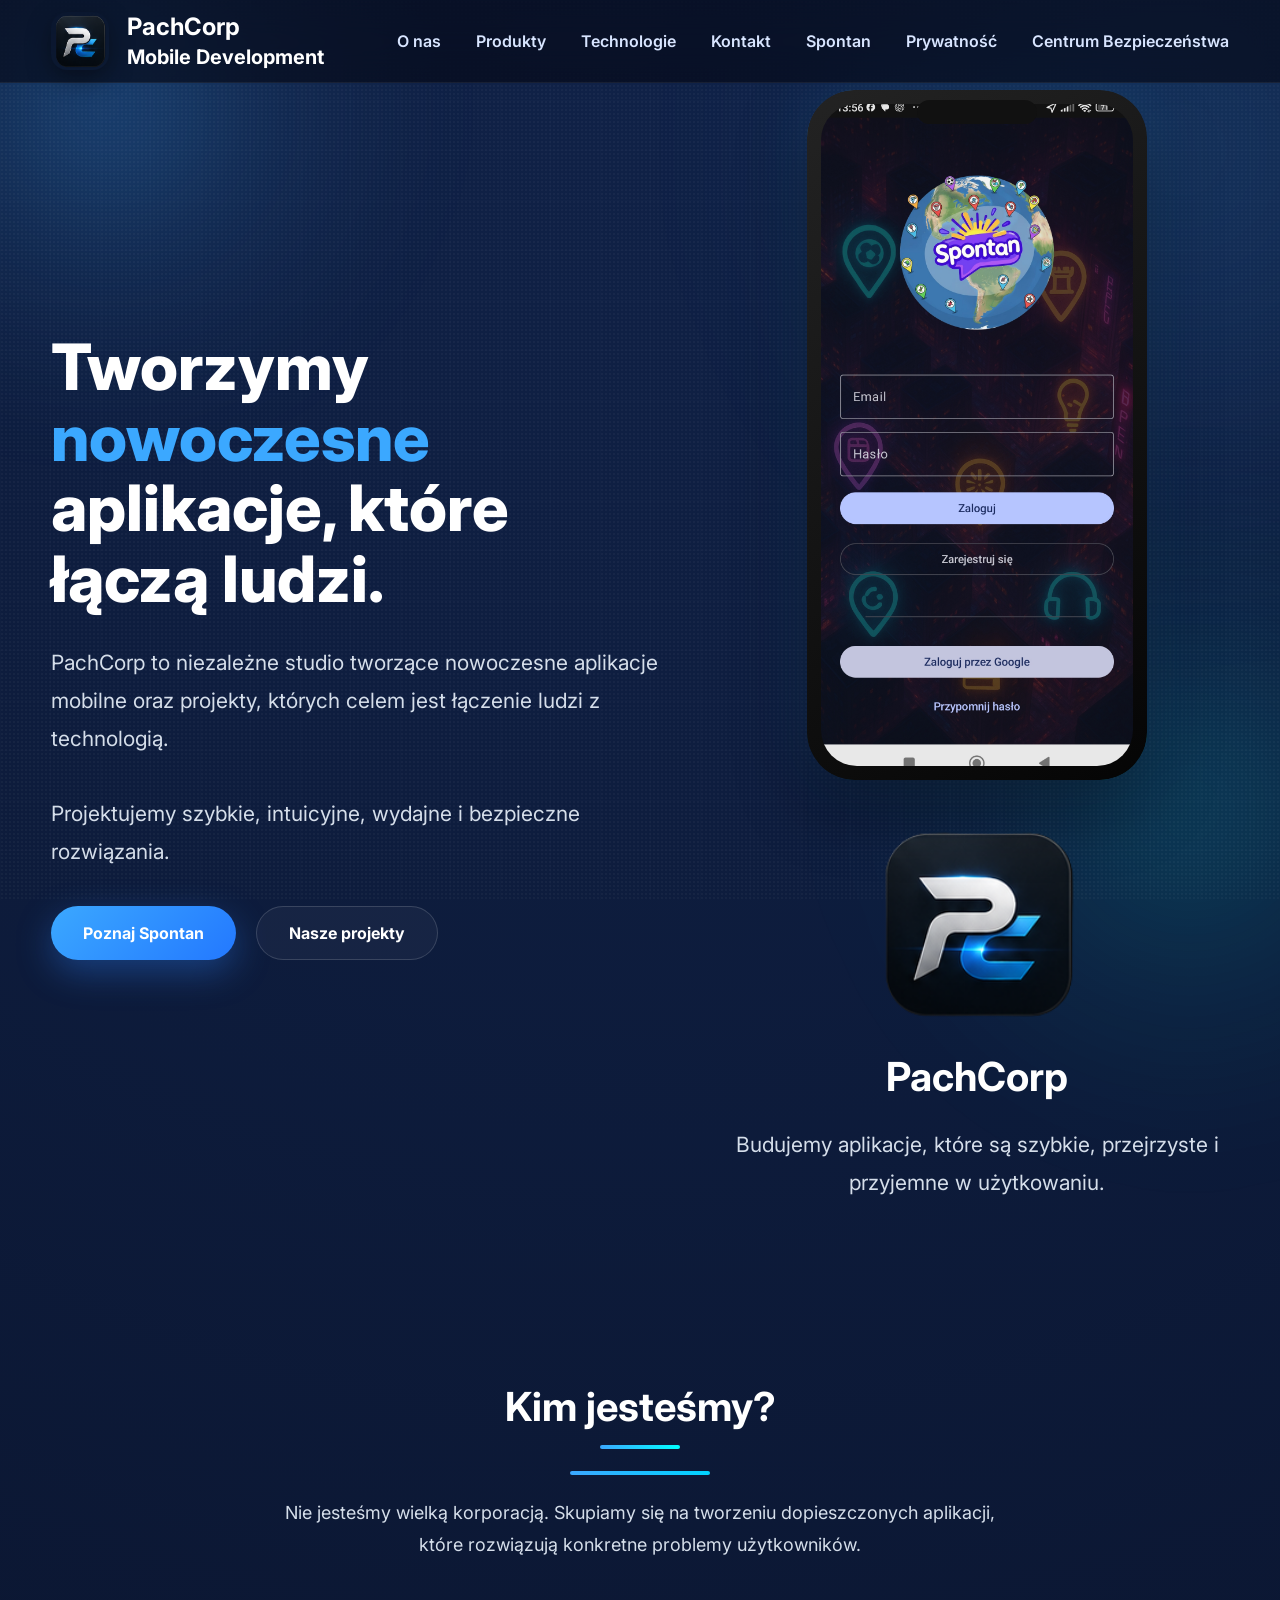
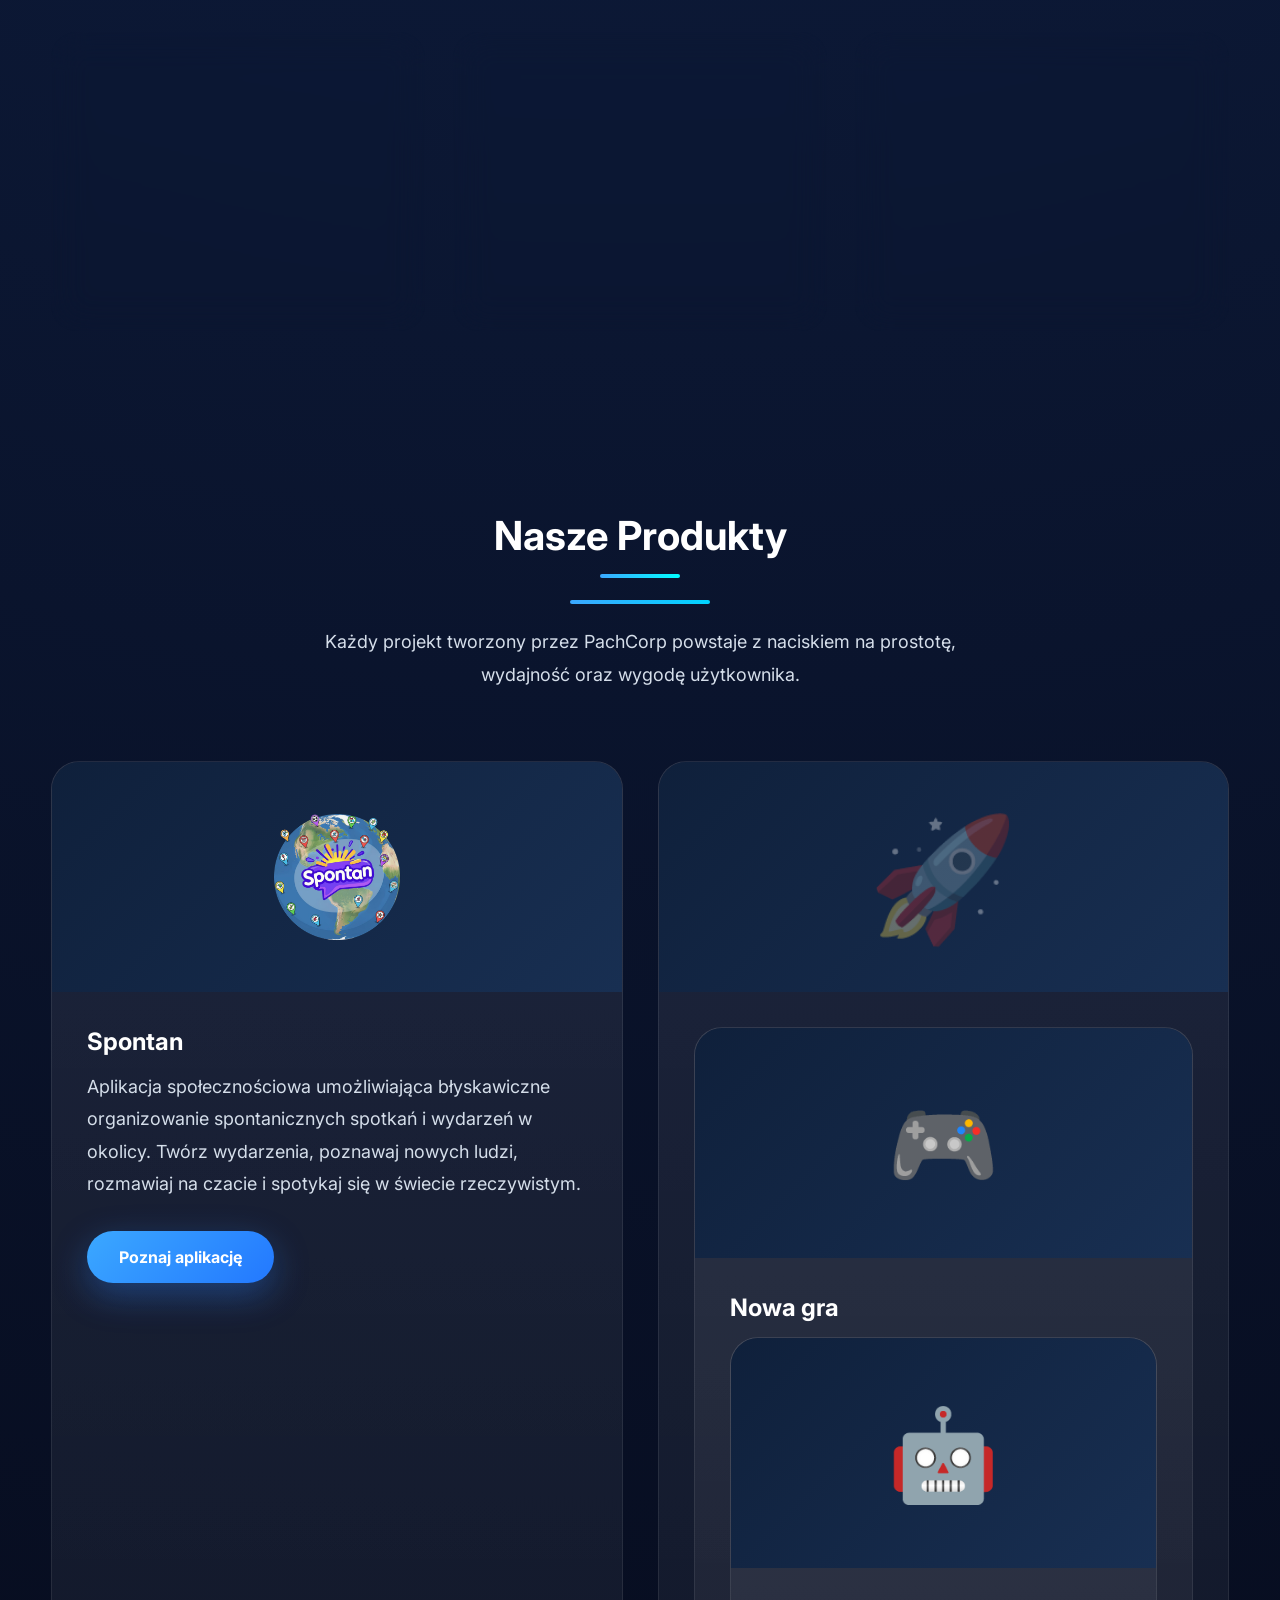
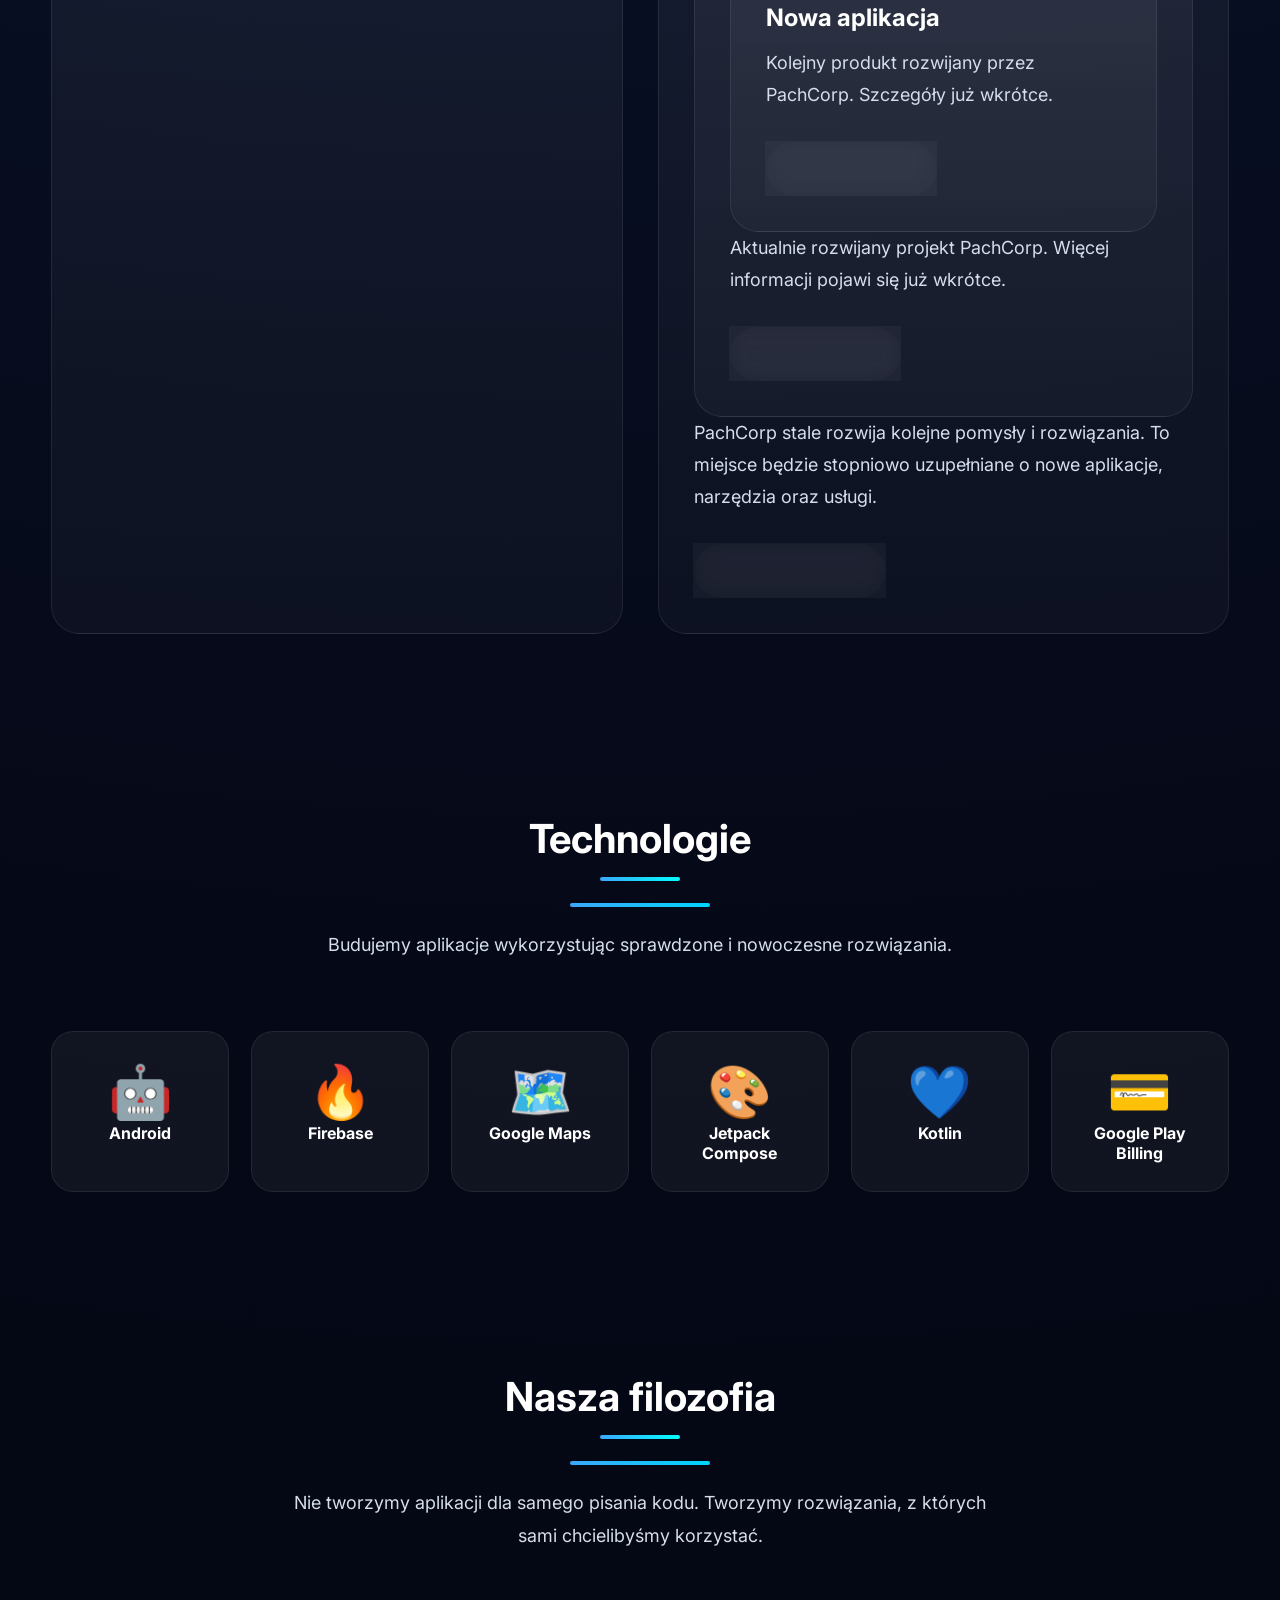
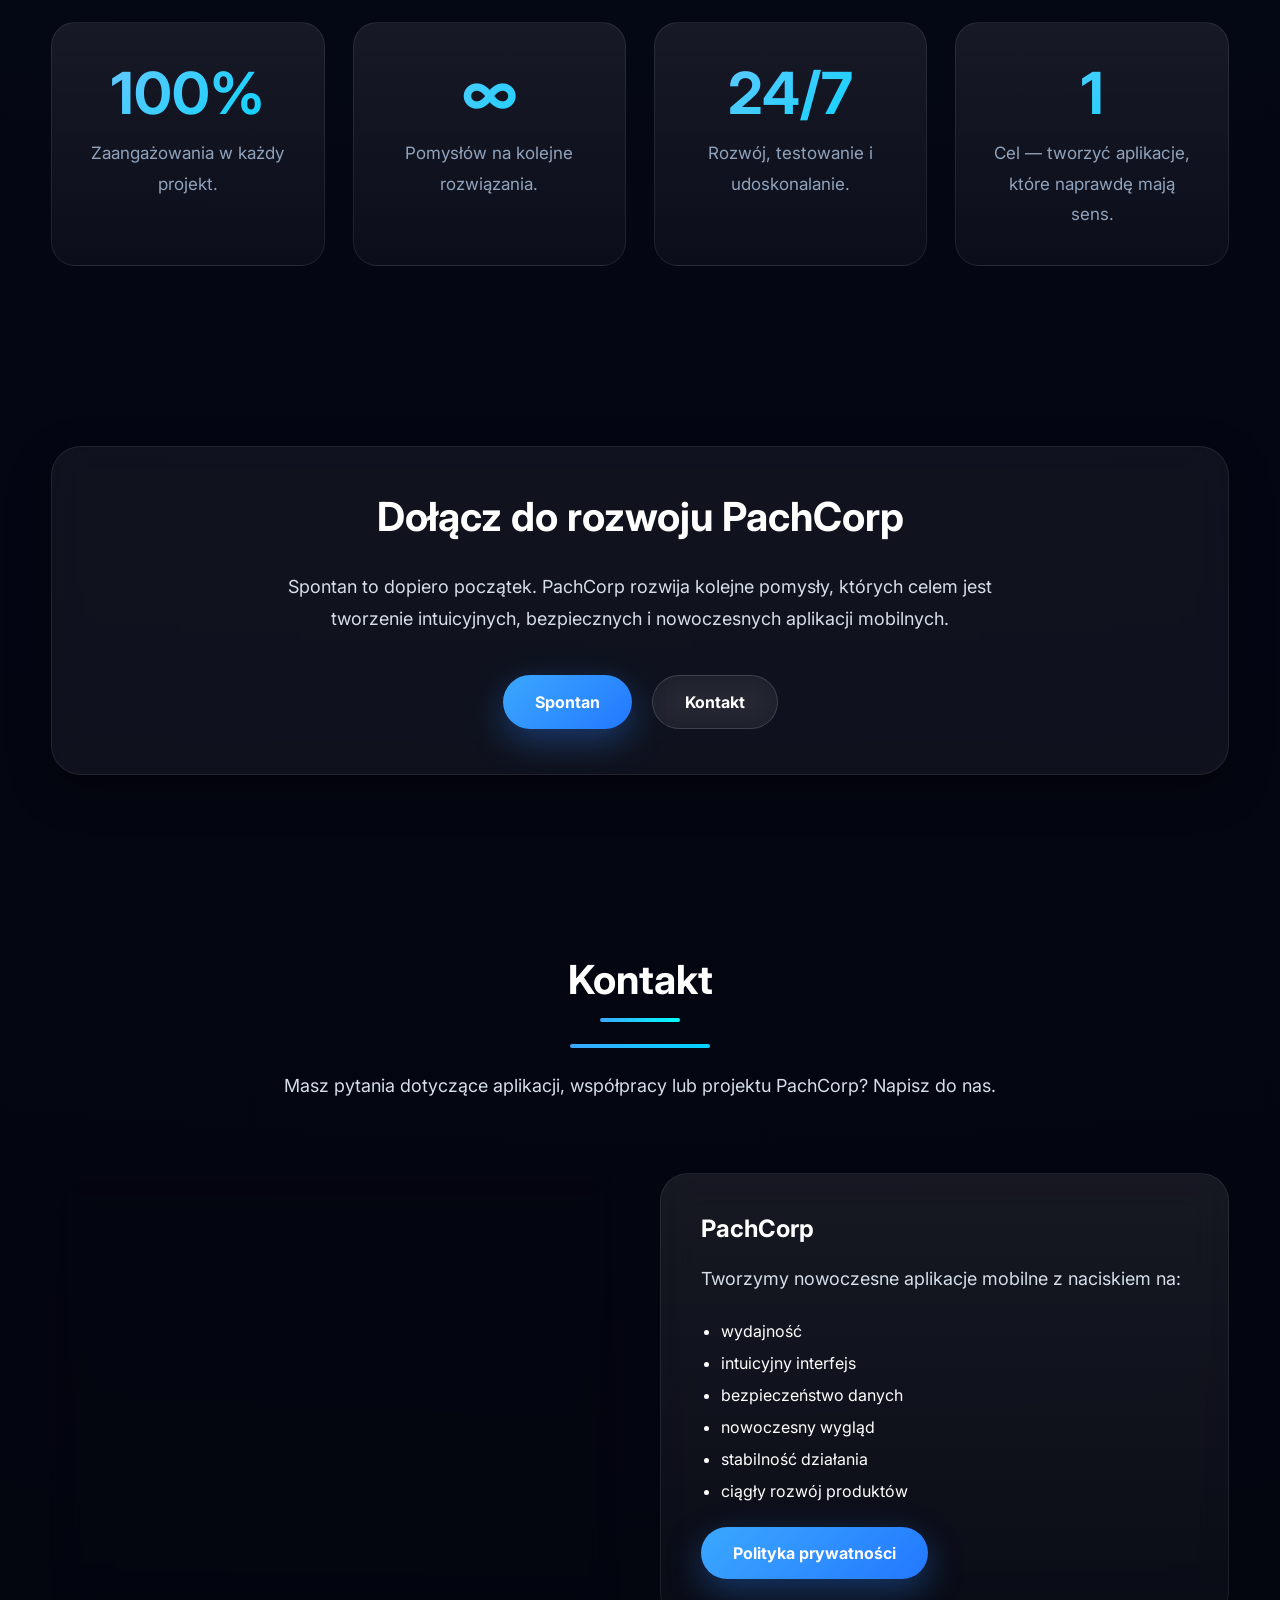
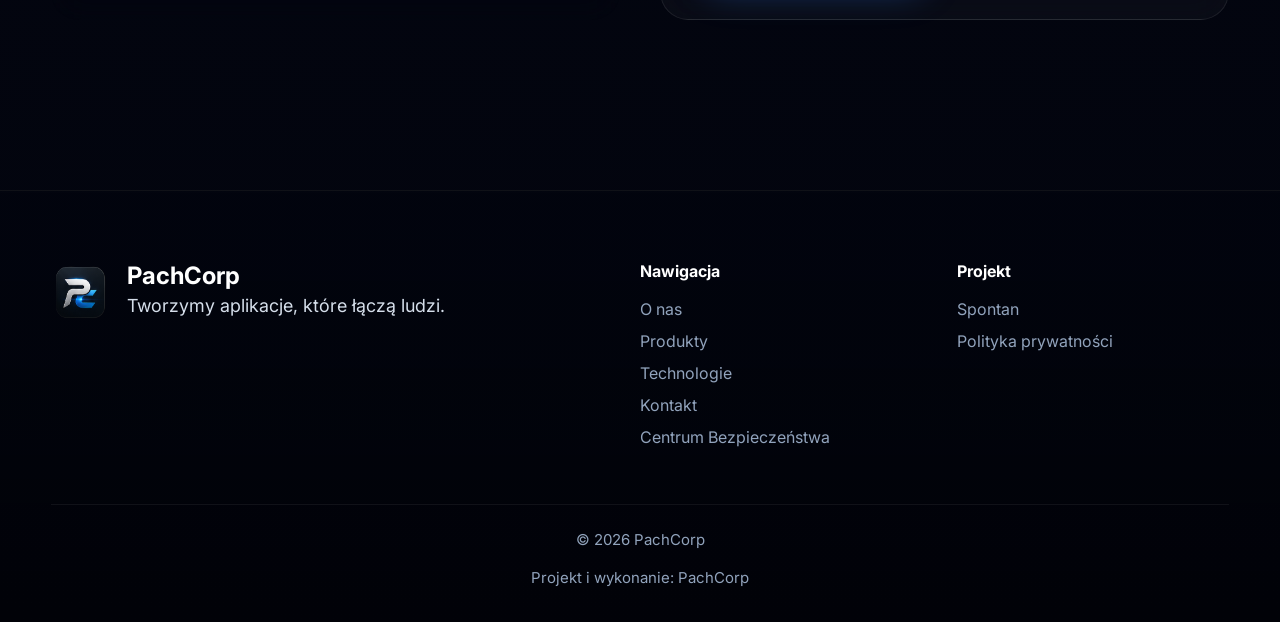
<file: index.html>
<!DOCTYPE html>
<html lang="pl">

<head>

<meta charset="UTF-8">

<meta
name="viewport"
content="width=device-width, initial-scale=1.0">

<title>PachCorp | Tworzymy nowoczesne aplikacje mobilne</title>

<meta
name="description"
content="PachCorp tworzy nowoczesne aplikacje mobilne. Poznaj Spontan oraz nasze projekty.">

<meta
name="theme-color"
content="#050816">

<link
rel="stylesheet"
href="style.css">

<link
rel="preconnect"
href="https://fonts.googleapis.com">

<link
rel="preconnect"
href="https://fonts.gstatic.com"
crossorigin>

<link
href="https://fonts.googleapis.com/css2?family=Inter:wght@300;400;500;600;700;800&display=swap"
rel="stylesheet">

<link
rel="icon"
type="image/png"
href="PachCorpKwadrat.png">

</head>

<body>

<div class="page-background"></div>

<div class="noise"></div>

<!-- ====================================== -->
<!-- HEADER -->
<!-- ====================================== -->

<header>

<div class="container">

<nav>

<a href="index.html" class="logo">

<img
src="PachCorpKwadrat.png"
alt="PachCorp Logo">

<div>

<div>PachCorp</div>

<small>
Mobile Development
</small>

</div>

</a>

<div class="nav-links">

<a href="#about">
O nas
</a>

<a href="#products">
Produkty
</a>

<a href="#technology">
Technologie
</a>

<a href="#contact">
Kontakt
</a>

<a href="spontan.html">
Spontan
</a>

<a href="Spontan policy privacy.html">
Prywatność
</a>

<a href="SpontanSecurityCenter.html">

Centrum Bezpieczeństwa

</a>

</div>

</nav>

</div>

</header>

<!-- ====================================== -->
<!-- HERO -->
<!-- ====================================== -->

<section class="hero">

    <div class="hero-light"></div>

    <div class="container">

        <div class="hero-grid">

            <!-- LEWA STRONA -->

            <div class="fade-up">

                <h1>
                    Tworzymy
                    <span style="color:#3ba8ff;">nowoczesne</span>
                    aplikacje, które łączą ludzi.
                </h1>

                <p>
                    PachCorp to niezależne studio tworzące nowoczesne
                    aplikacje mobilne oraz projekty, których celem jest
                    łączenie ludzi z technologią.
                    <br><br>
                    Projektujemy szybkie, intuicyjne,
                    wydajne i bezpieczne rozwiązania.
                </p>

                <div class="hero-buttons">

                    <a href="spontan.html" class="btn btn-primary">
                        Poznaj Spontan
                    </a>

                    <a href="#products" class="btn btn-outline">
                        Nasze projekty
                    </a>

                </div>

            </div>

            <!-- PRAWA STRONA -->

            <div class="fade-up">

                <div class="phone-mockup float-slow glow-border">

                    <div class="phone-notch"></div>

                    <div class="phone-screen">

                        <img
                            src="hero-phone.png"
                            alt="Spontan">

                    </div>

                </div>

                <img
                    src="PachCorpKwadrat.png"
                    alt="PachCorp"
                    style="
                        width:220px;
                        display:block;
                        margin:40px auto 25px;
                    ">

                <h2 style="text-align:center;">
                    PachCorp
                </h2>

                <p style="
                    text-align:center;
                    max-width:500px;
                    margin:0 auto;
                ">
                    Budujemy aplikacje,
                    które są szybkie,
                    przejrzyste
                    i przyjemne
                    w użytkowaniu.
                </p>

            </div>

        </div>

    </div>

</section>

<!-- ====================================== -->
<!-- ABOUT -->
<!-- ====================================== -->

<section id="about">

<div class="container">

<div class="section-title fade-up">

<h2>

Kim jesteśmy?

</h2>

<div class="divider"></div>

<p>

Nie jesteśmy wielką korporacją.

Skupiamy się na tworzeniu
dopieszczonych aplikacji,
które rozwiązują konkretne
problemy użytkowników.

</p>

</div>

<div class="features">

<div class="feature-card">

<div class="feature-icon">

📱

</div>

<h3>

Android First

</h3>

<p>

Projektujemy aplikacje
od początku z myślą
o urządzeniach mobilnych.

</p>

</div>

<div class="feature-card">

<div class="feature-icon">

⚡

</div>

<h3>

Wydajność

</h3>

<p>

Lekki kod,
wysoka płynność,
minimalne zużycie zasobów.

</p>

</div>

<div class="feature-card">

<div class="feature-icon">

🔒

</div>

<h3>

Bezpieczeństwo

</h3>

<p>

Prywatność użytkownika
jest jednym z najważniejszych
elementów każdego projektu.

</p>

</div>

</div>

</div>

</section>

<!-- ====================================== -->
<!-- PRODUCTS -->
<!-- ====================================== -->

<section id="products">

<div class="container">

<div class="section-title fade-up">

<h2>

Nasze Produkty

</h2>

<div class="divider"></div>

<p>

Każdy projekt tworzony przez PachCorp
powstaje z naciskiem na prostotę,
wydajność oraz wygodę użytkownika.

</p>

</div>

<div class="products">

<div class="product-card">

<div class="product-image">

<img
src="logo.png"
alt="Spontan">

</div>

<div class="product-content">

<h3>

Spontan

</h3>

<p>

Aplikacja społecznościowa umożliwiająca
błyskawiczne organizowanie spontanicznych
spotkań i wydarzeń w okolicy.

Twórz wydarzenia,
poznawaj nowych ludzi,
rozmawiaj na czacie
i spotykaj się w świecie rzeczywistym.

</p>

<a
href="spontan.html"
class="btn btn-primary">

Poznaj aplikację

</a>

</div>

</div>

<div class="product-card">

<div class="product-image">

<div
style="font-size:120px;opacity:.35;">

🚀

</div>

</div>

<div class="product-content">

<div class="product-card">

<div class="product-image">

<div
style="font-size:90px;">

🎮

</div>

</div>

<div class="product-content">

<h3>

Nowa gra

</h3>

<div class="product-card">

<div class="product-image">

<div
style="font-size:90px;">

🤖

</div>

</div>

<div class="product-content">

<h3>

Nowa aplikacja

</h3>

<p>

Kolejny produkt rozwijany
przez PachCorp.

Szczegóły
już wkrótce.

</p>

<a
class="btn btn-outline">

Coming Soon

</a>

</div>

</div>

<p>

Aktualnie rozwijany projekt
PachCorp.

Więcej informacji
pojawi się już wkrótce.

</p>

<a
class="btn btn-outline">

Coming Soon

</a>

</div>

</div>

<p>

PachCorp stale rozwija kolejne
pomysły i rozwiązania.

To miejsce będzie stopniowo
uzupełniane o nowe aplikacje,
narzędzia oraz usługi.

</p>

<a
href="#contact"
class="btn btn-outline">

Bądź na bieżąco

</a>

</div>

</div>

</div>

</div>

</section>

<!-- ====================================== -->
<!-- TECHNOLOGIES -->
<!-- ====================================== -->

<section id="technology">

<div class="container">

<div class="section-title fade-up">

<h2>

Technologie

</h2>

<div class="divider"></div>

<p>

Budujemy aplikacje
wykorzystując sprawdzone
i nowoczesne rozwiązania.

</p>

</div>

<div class="tech-grid">

<div class="tech">

<div style="font-size:52px;">🤖</div>

<span>

Android

</span>

</div>

<div class="tech">

<div style="font-size:52px;">🔥</div>

<span>

Firebase

</span>

</div>

<div class="tech">

<div style="font-size:52px;">🗺️</div>

<span>

Google Maps

</span>

</div>

<div class="tech">

<div style="font-size:52px;">🎨</div>

<span>

Jetpack Compose

</span>

</div>

<div class="tech">

<div style="font-size:52px;">💙</div>

<span>

Kotlin

</span>

</div>

<div class="tech">

<div style="font-size:52px;">💳</div>

<span>

Google Play Billing

</span>

</div>

</div>

</div>

</section>

<!-- ====================================== -->
<!-- STATS -->
<!-- ====================================== -->

<section>

<div class="container">

<div class="section-title">

<h2>

Nasza filozofia

</h2>

<div class="divider"></div>

<p>

Nie tworzymy aplikacji dla samego
pisania kodu.

Tworzymy rozwiązania,
z których sami chcielibyśmy korzystać.

</p>

</div>

<div class="stats">

<div class="stat">

<h2>

100%

</h2>

<p>

Zaangażowania
w każdy projekt.

</p>

</div>

<div class="stat">

<h2>

∞

</h2>

<p>

Pomysłów
na kolejne rozwiązania.

</p>

</div>

<div class="stat">

<h2>

24/7

</h2>

<p>

Rozwój,
testowanie
i udoskonalanie.

</p>

</div>

<div class="stat">

<h2>

1

</h2>

<p>

Cel —
tworzyć aplikacje,
które naprawdę
mają sens.

</p>

</div>

</div>

</div>

</section>

<!-- ====================================== -->
<!-- CTA -->
<!-- ====================================== -->

<section>

<div class="container">

<div class="glass">

<h2
style="text-align:center;">

Dołącz do rozwoju PachCorp

</h2>

<p
style="
text-align:center;
max-width:760px;
margin:30px auto 40px;
">

Spontan to dopiero początek.

PachCorp rozwija kolejne pomysły,
których celem jest tworzenie
intuicyjnych,
bezpiecznych
i nowoczesnych aplikacji mobilnych.

</p>

<div
style="
display:flex;
justify-content:center;
gap:20px;
flex-wrap:wrap;
">

<a
href="spontan.html"
class="btn btn-primary">

Spontan

</a>

<a
href="#contact"
class="btn btn-outline">

Kontakt

</a>

</div>

</div>

</div>

</section>

<!-- ====================================== -->
<!-- CONTACT -->
<!-- ====================================== -->

<section id="contact">

<div class="container">

<div class="section-title fade-up">

<h2>

Kontakt

</h2>

<div class="divider"></div>

<p>

Masz pytania dotyczące aplikacji,
współpracy lub projektu PachCorp?

Napisz do nas.

</p>

</div>

<div class="contact">

<div class="contact-card">

<div class="contact-item">

<div class="contact-icon">

📧

</div>

<div>

<h4>

E-mail

</h4>

<span>

iloveyouuncleg@gmail.com

</span>

</div>

</div>

<div class="contact-item">

<div class="contact-icon">

📱

</div>

<div>

<h4>

Android

</h4>

<span>

Projektowanie aplikacji mobilnych

</span>

</div>

</div>

<div class="contact-item">

<div class="contact-icon">

🛡️

</div>

<div>

<h4>

Prywatność

</h4>

<span>

Bezpieczeństwo użytkowników jest naszym priorytetem.

</span>

</div>

</div>

</div>

<div class="contact-card">

<h3>

PachCorp

</h3>

<br>

<p>

Tworzymy nowoczesne aplikacje
mobilne z naciskiem na:

</p>

<br>

<ul style="padding-left:20px;line-height:2;">

<li>wydajność</li>

<li>intuicyjny interfejs</li>

<li>bezpieczeństwo danych</li>

<li>nowoczesny wygląd</li>

<li>stabilność działania</li>

<li>ciągły rozwój produktów</li>

</ul>

<br>

<a
href="Spontan policy privacy.html"
class="btn btn-primary">

Polityka prywatności

</a>

</div>

</div>

</div>

</section>

<!-- ====================================== -->
<!-- FOOTER -->
<!-- ====================================== -->

<footer>

<div class="container">

<div class="footer-grid">

<div>

<div class="footer-logo">

<img
src="PachCorpKwadrat.png"
alt="PachCorp">

<div>

<div class="footer-title">

PachCorp

</div>

<p>

Tworzymy aplikacje,
które łączą ludzi.

</p>

</div>

</div>

</div>

<div class="footer-column">

<h4>

Nawigacja

</h4>

<a href="#about">

O nas

</a>

<a href="#products">

Produkty

</a>

<a href="#technology">

Technologie

</a>

<a href="#contact">

Kontakt

</a>

<a href="SpontanSecurityCenter.html">

Centrum Bezpieczeństwa

</a>

</div>

<div class="footer-column">

<h4>

Projekt

</h4>

<a href="spontan.html">

Spontan

</a>

<a href="Spontan policy privacy.html">

Polityka prywatności

</a>

</div>

</div>

<div class="copyright">

© 2026 PachCorp

<br><br>

Projekt i wykonanie:
PachCorp

</div>

</div>

</footer>

<!-- ====================================== -->
<!-- SCRIPT -->
<!-- ====================================== -->

<script>

/* =======================================
Fade-in podczas przewijania
======================================= */

const observer = new IntersectionObserver(

(entries)=>{

entries.forEach(entry=>{

if(entry.isIntersecting){

entry.target.classList.add("fade-up");

}

});

},

{

threshold:0.15

}

);

document

.querySelectorAll(

".feature-card,.product-card,.tech,.stat,.contact-card"

)

.forEach(

element=>observer.observe(element)

);

/* =======================================
Aktywny link menu
======================================= */

const sections=document.querySelectorAll("section");

const navLinks=document.querySelectorAll(".nav-links a");

window.addEventListener(

"scroll",

()=>{

let current="";

sections.forEach(section=>{

const top=section.offsetTop-120;

const height=section.clientHeight;

if(scrollY>=top){

current=section.getAttribute("id");

}

});

navLinks.forEach(link=>{

link.classList.remove("active");

if(

link.getAttribute("href")==="#"+current

){

link.classList.add("active");

}

});

}

);

/* =======================================
Header po przewinięciu
======================================= */

const header=document.querySelector("header");

window.addEventListener(

"scroll",

()=>{

if(window.scrollY>40){

header.style.background="rgba(5,8,22,.90)";

header.style.boxShadow="0 10px 35px rgba(0,0,0,.35)";

}else{

header.style.background="rgba(5,8,22,.65)";

header.style.boxShadow="none";

}

});

</script>

</body>

</html>
</file>
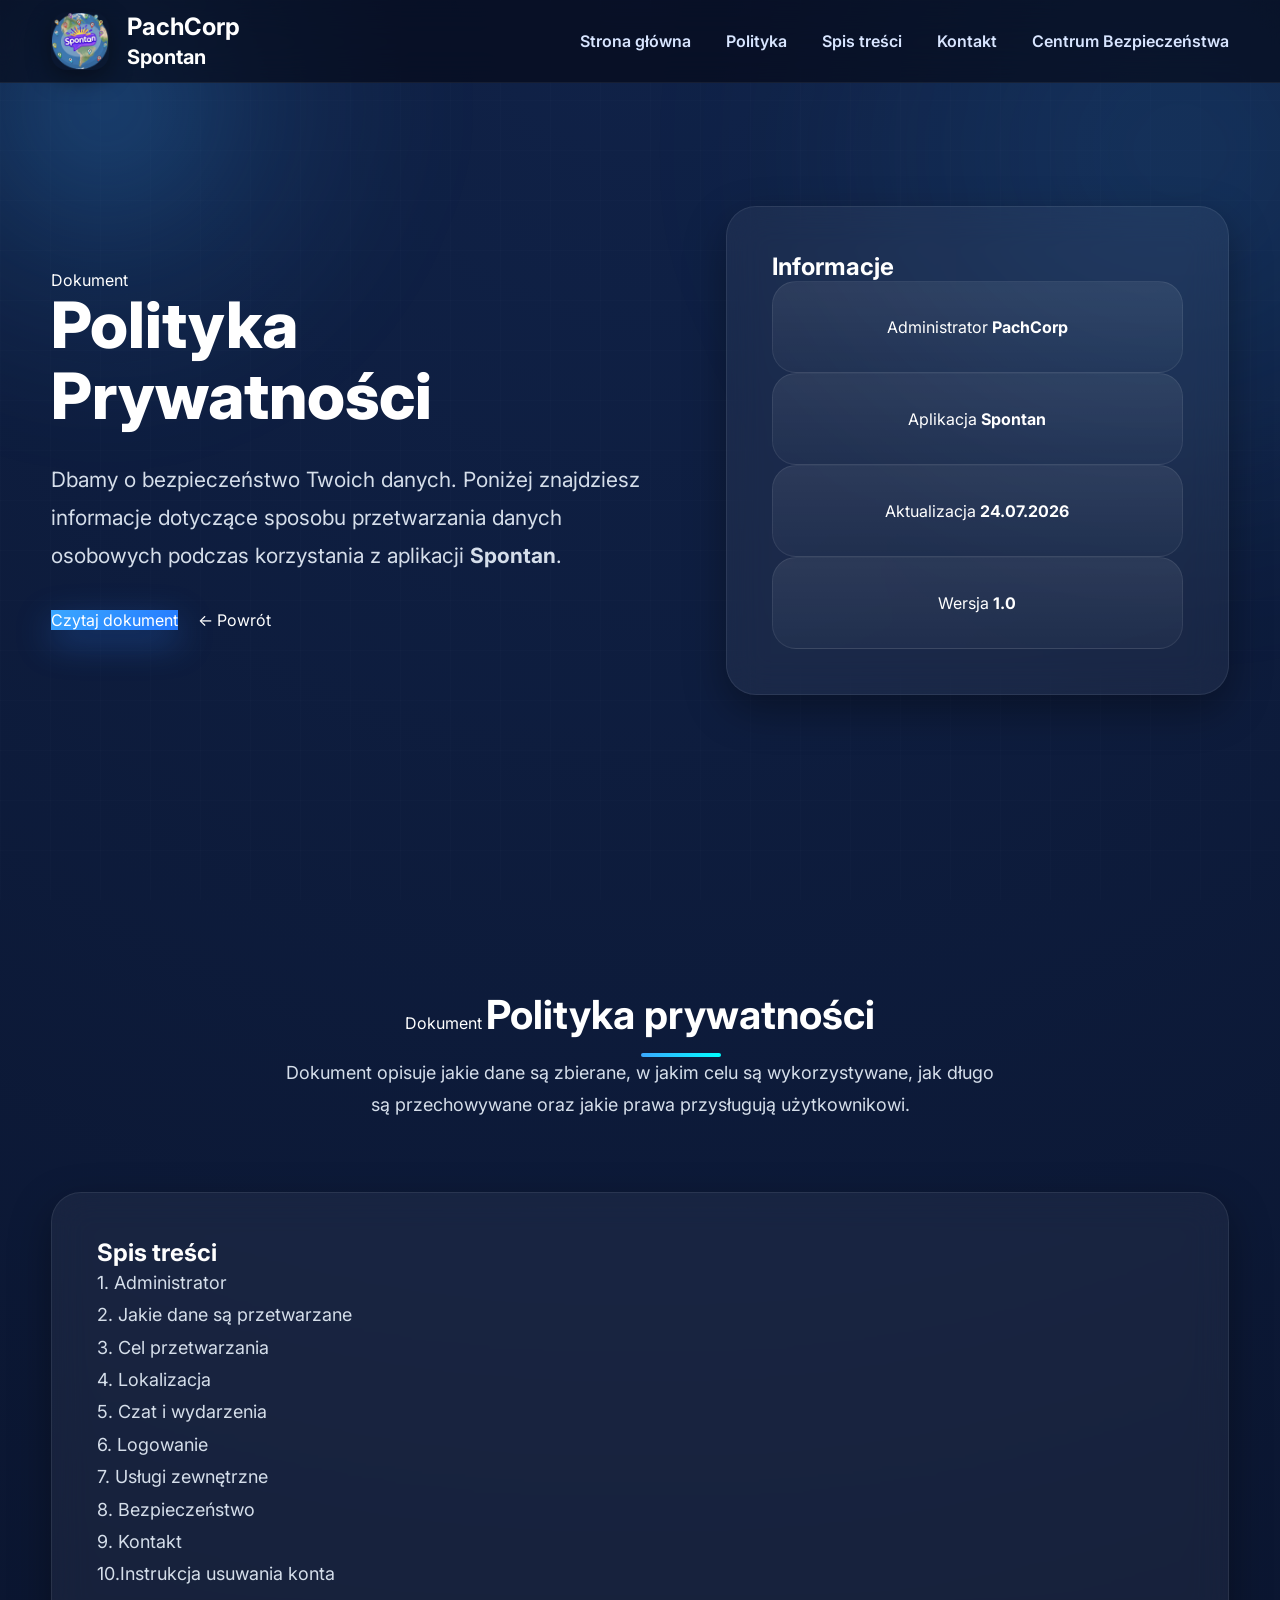
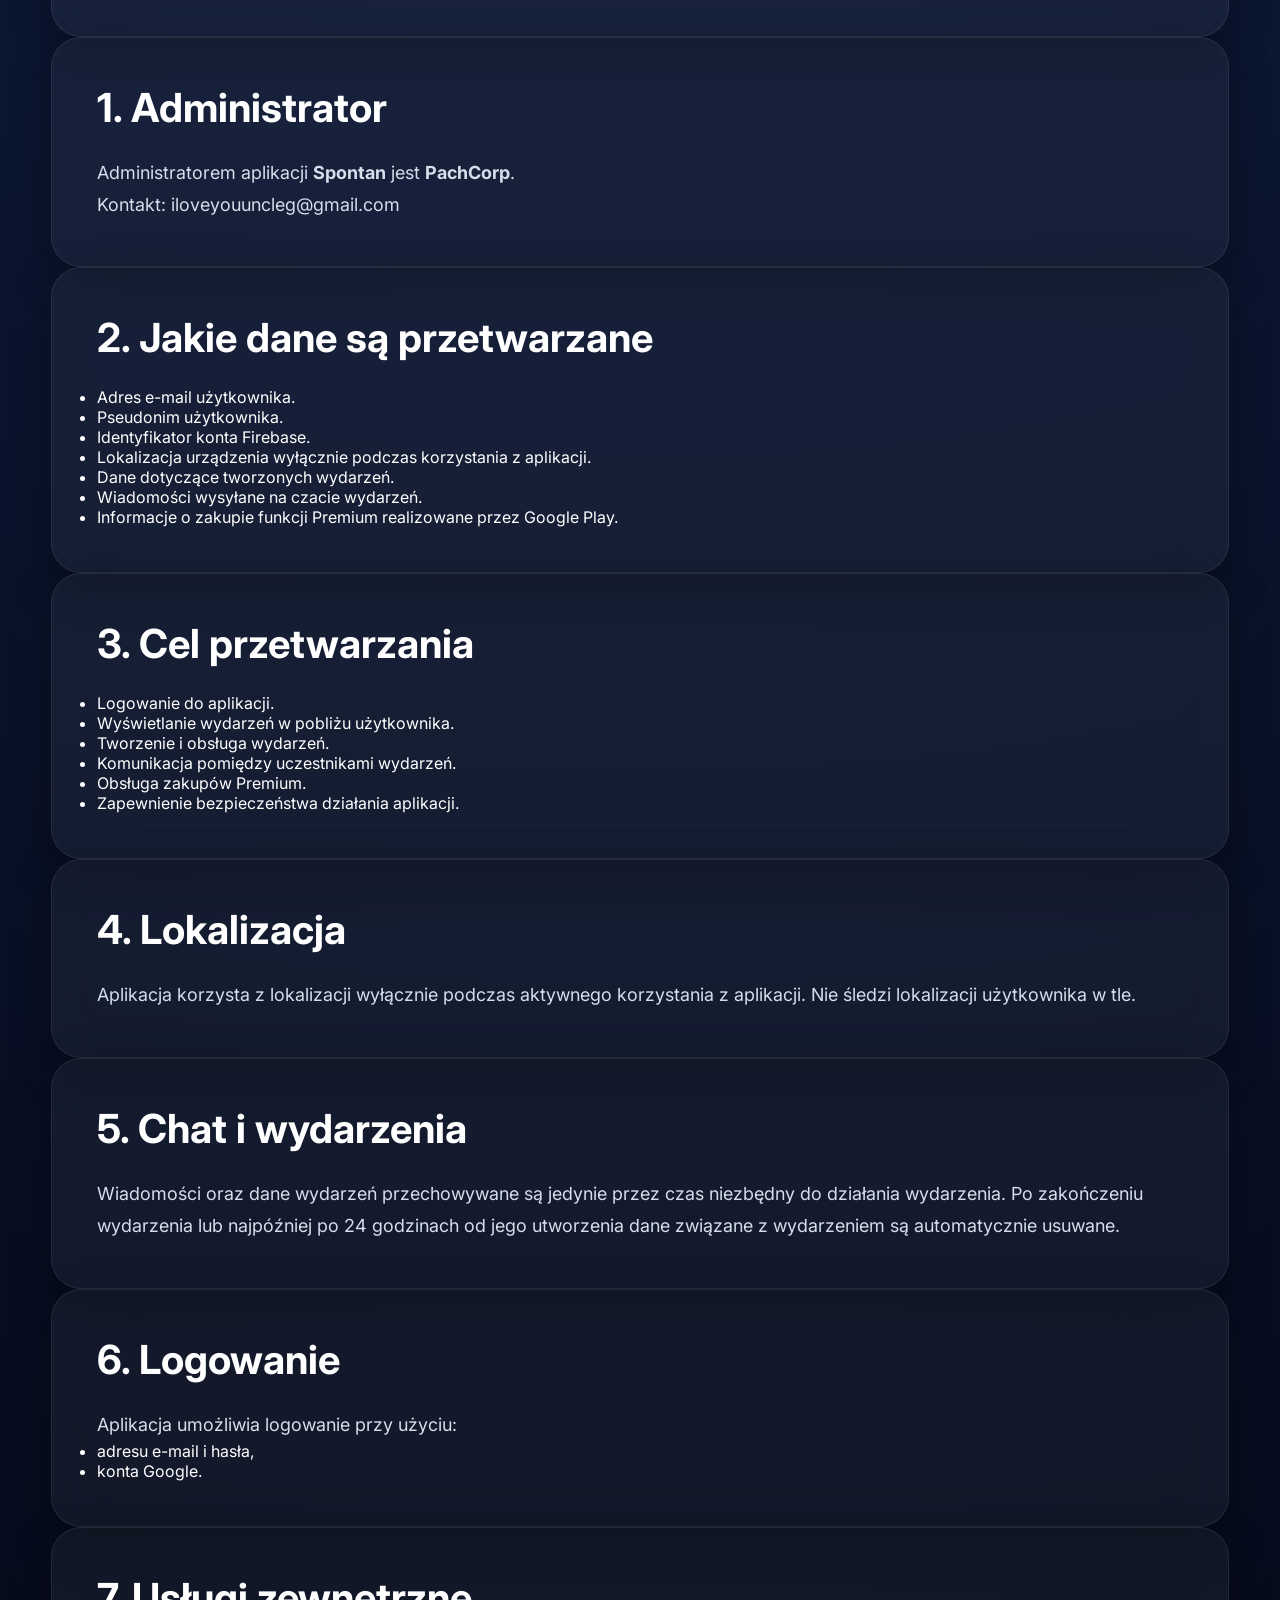
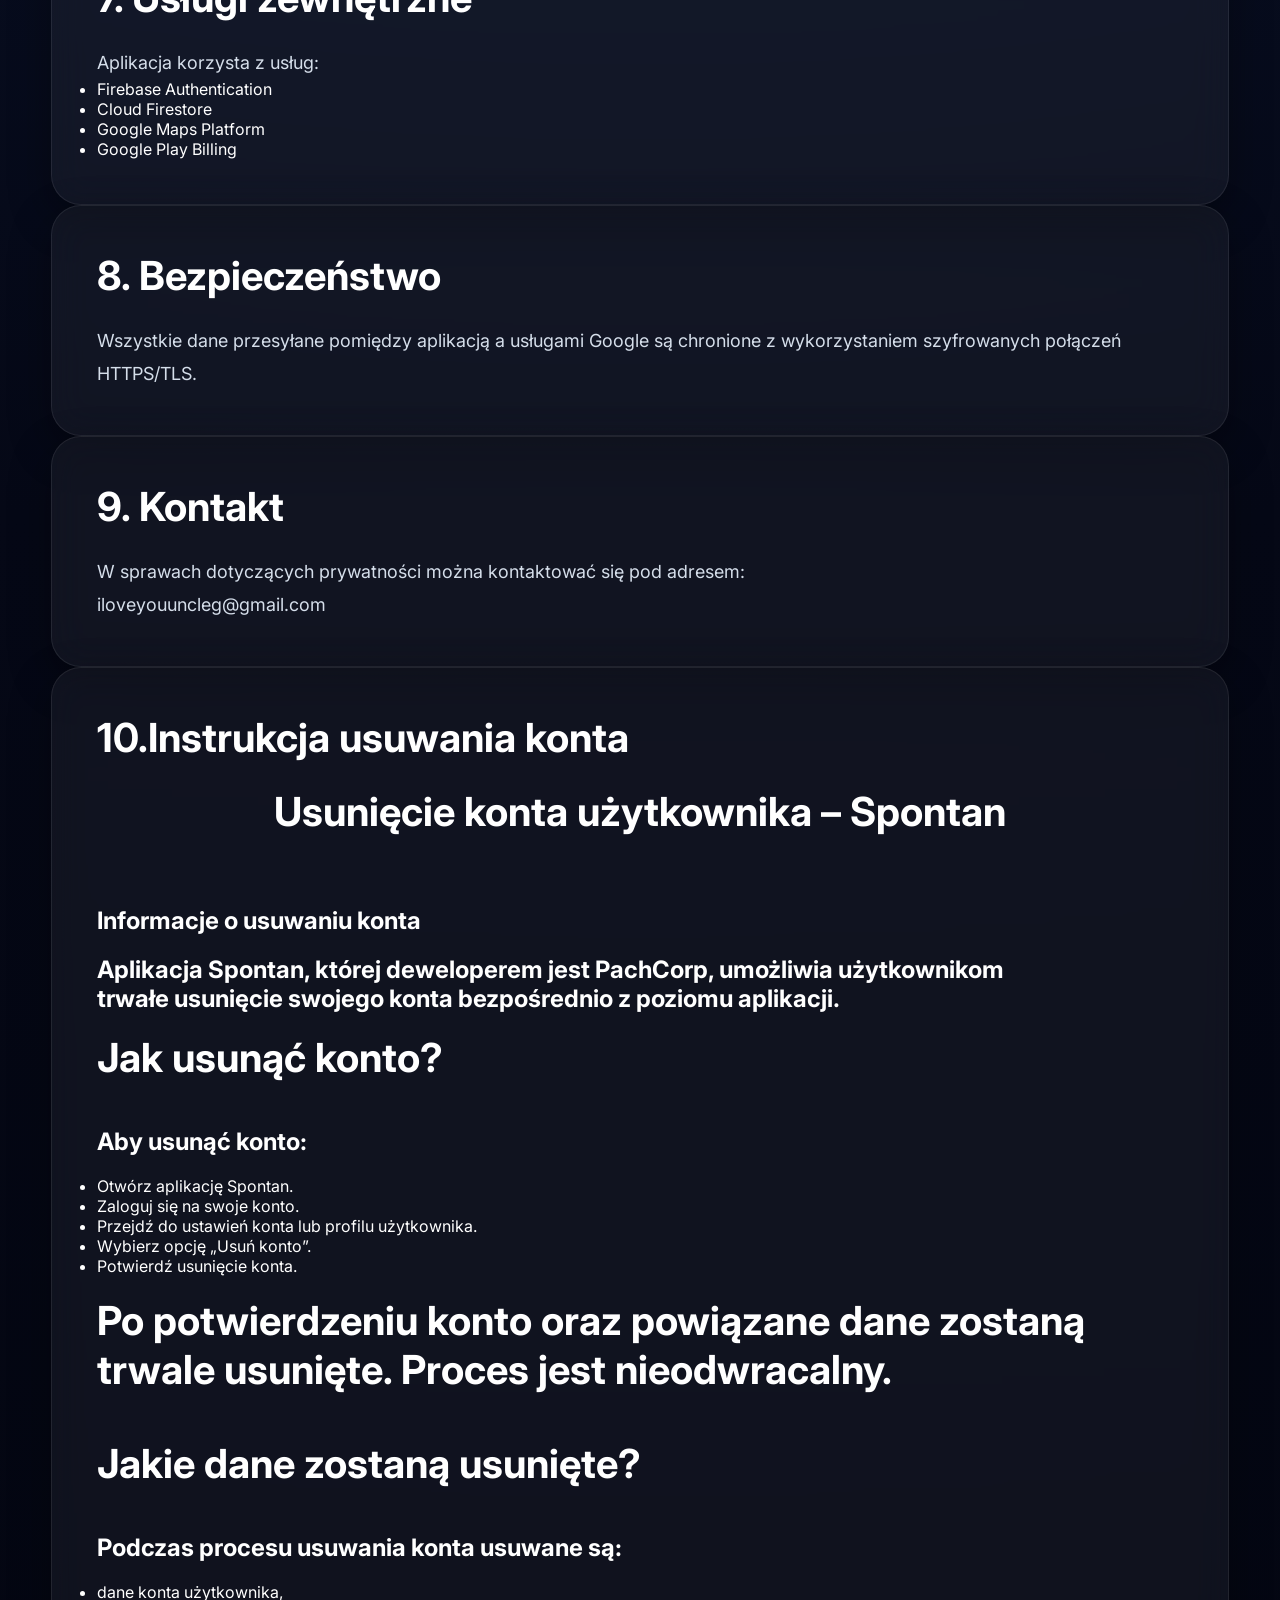
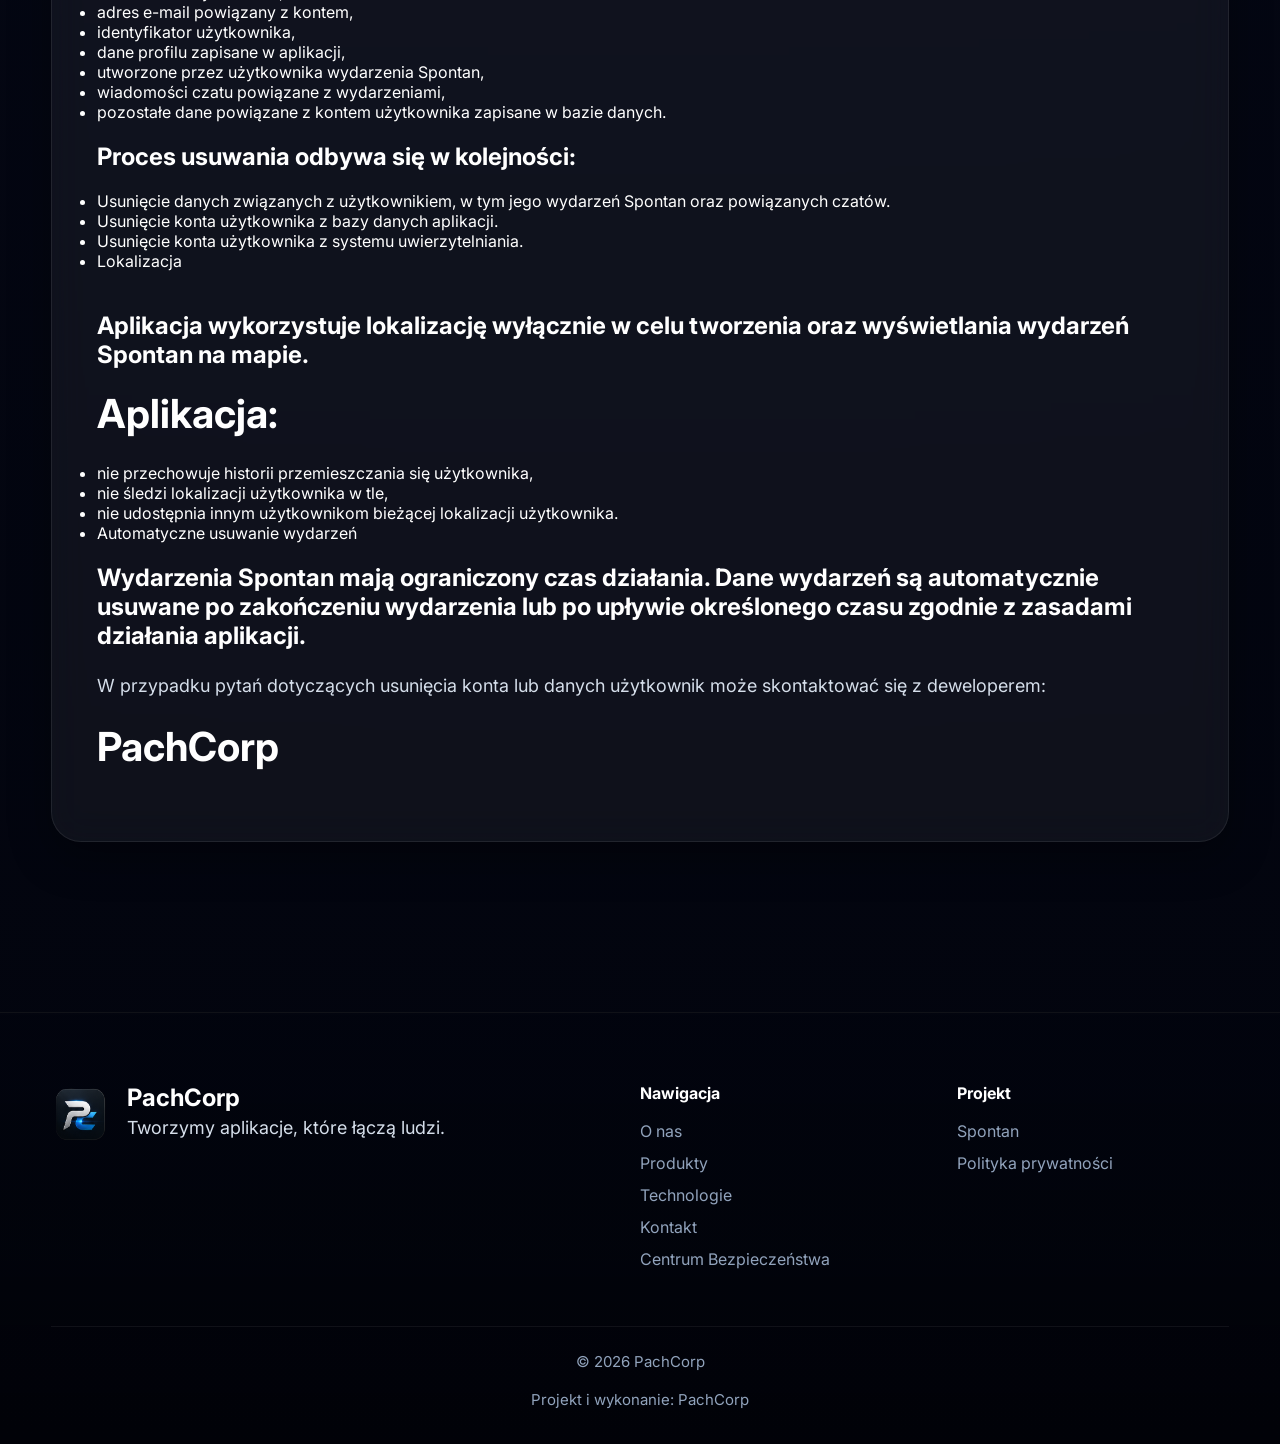
<file: Spontan policy privacy.html>
<!DOCTYPE html>
<html lang="pl">

<head>

    <meta charset="UTF-8">

    <meta
        name="viewport"
        content="width=device-width, initial-scale=1.0">

    <title>
        Polityka Prywatności | Spontan | PachCorp
    </title>

    <meta
        name="description"
        content="Polityka prywatności aplikacji Spontan firmy PachCorp.">

    <meta
        name="theme-color"
        content="#050816">

    <link
        rel="stylesheet"
        href="style.css">

    <link
        rel="icon"
        type="image/png"
        href="PachCorpKwadrat.png">

    <link
        rel="preconnect"
        href="https://fonts.googleapis.com">

    <link
        rel="preconnect"
        href="https://fonts.gstatic.com"
        crossorigin>

    <link
        href="https://fonts.googleapis.com/css2?family=Inter:wght@300;400;500;600;700;800&display=swap"
        rel="stylesheet">

</head>

<body>

<!-- ================================================= -->
<!-- HEADER -->
<!-- ================================================= -->

<header>

    <div class="container">

        <nav>

            <a
                href="index.html"
                class="logo">

                <img
                    src="logo.png"
                    alt="Spontan Logo">

                <div>

                    <div>
                        PachCorp
                    </div>

                    <small>
                        Spontan
                    </small>

                </div>

            </a>

            <div class="nav-links">

                <a href="index.html">
                    Strona główna
                </a>

                <a href="#privacy">
                    Polityka
                </a>

                <a href="#contents">
                    Spis treści
                </a>

                <a href="#contact">
                    Kontakt
                </a>

                <a href="SpontanSecurityCenter.html">
                    Centrum Bezpieczeństwa
                </a>

            </div>

        </nav>

    </div>

</header>

<!-- ================================================= -->
<!-- HERO -->
<!-- ================================================= -->

<section class="hero">

    <div class="container">

        <div class="hero-grid">

            <div class="fade-up">

                <span class="badge">
                    Dokument
                </span>

                <h1>
                    Polityka Prywatności
                </h1>

                <p class="hero-text">

                    Dbamy o bezpieczeństwo Twoich danych.
                    Poniżej znajdziesz informacje dotyczące
                    sposobu przetwarzania danych osobowych
                    podczas korzystania z aplikacji
                    <strong>Spontan</strong>.

                </p>

                <div class="hero-buttons">

                    <a
                        href="#privacy"
                        class="btn-primary">

                        Czytaj dokument

                    </a>

                    <a
                        href="index.html"
                        class="btn-secondary">

                        ← Powrót

                    </a>

                </div>

            </div>

            <div class="glass">

                <h3>
                    Informacje
                </h3>

                <div class="stat">

                    <span>Administrator</span>

                    <strong>PachCorp</strong>

                </div>

                <div class="stat">

                    <span>Aplikacja</span>

                    <strong>Spontan</strong>

                </div>

                <div class="stat">

                    <span>Aktualizacja</span>

                    <strong>24.07.2026</strong>

                </div>

                <div class="stat">

                    <span>Wersja</span>

                    <strong>1.0</strong>

                </div>

            </div>

        </div>

    </div>

</section>

<!-- ================================================= -->
<!-- PRIVACY -->
<!-- ================================================= -->

<section
    id="privacy"
    class="section">

    <div class="container">

        <div
            id="contents"
            class="section-title">

            <span class="badge">
                Dokument
            </span>

            <h2>
                Polityka prywatności
            </h2>

            <p>

                Dokument opisuje jakie dane są zbierane,
                w jakim celu są wykorzystywane,
                jak długo są przechowywane
                oraz jakie prawa przysługują użytkownikowi.

            </p>

        </div>

        <div class="privacy-layout">

            <!-- ===================================== -->
            <!-- SPIS TREŚCI -->
            <!-- ===================================== -->

            <aside class="privacy-menu glass">

                <h3>
                    Spis treści
                </h3>

                <p>
                <a href="#administrator">
                    1. Administrator

                </a>
                </p>

                <p>
                <a href="#data">
                    2. Jakie dane są przetwarzane

                </a>
                </p>

                <p>
                <a href="#purpose">
                    3. Cel przetwarzania

                </a>
                </p>

                <p>
                <a href="#location">
                    4. Lokalizacja

                </a>
                </p>

                <p>
                <a href="#events">
                    5. Czat i wydarzenia

                </a>
                </p>

                <p>
                <a href="#login">
                    6. Logowanie

                </a>
                </p>

                <p>
                <a href="#services">
                    7. Usługi zewnętrzne

                </a>
                </p>

                <p>
                <a href="#security">
                    8. Bezpieczeństwo

                </a>
                </p>

                <p>
                <a href="#contact">
                    9. Kontakt

                </a>
                </p>

                <p>
                <a href="#delete">
                    10.Instrukcja usuwania konta

                </a>
                </p>

            </aside>
        </div>

            <!-- ===================================== -->
            <!-- TREŚĆ -->
            <!-- ===================================== -->

            <div class="privacy-content">

                <section
                    id="administrator"
                    class="glass">

                    <h2>
                        1. Administrator
                    </h2>

                    <p>

                        Administratorem aplikacji
                        <strong>Spontan</strong>
                        jest
                        <strong>PachCorp</strong>.

                    </p>

                    <p>

                        Kontakt:

                        <a href="mailto:iloveyouuncleg@gmail.com">

                            iloveyouuncleg@gmail.com

                        </a>

                    </p>

                </section>

                <section
                    id="data"
                    class="glass">

                    <h2>
                        2. Jakie dane są przetwarzane
                    </h2>

                    <p>

                        <ul>
                        <li>Adres e-mail użytkownika.</li>
                        <li>Pseudonim użytkownika.</li>
                        <li>Identyfikator konta Firebase.</li>
                        <li>Lokalizacja urządzenia wyłącznie podczas korzystania z aplikacji.</li>
                        <li>Dane dotyczące tworzonych wydarzeń.</li>
                        <li>Wiadomości wysyłane na czacie wydarzeń.</li>
                        <li>Informacje o zakupie funkcji Premium realizowane przez Google Play.</li>
                        </ul>

                    </p>

                </section>

                <section
                    id="purpose"
                    class="glass">

                    <h2>
                        3. Cel przetwarzania
                    </h2>

                    <p>

                        <ul>
                        <li>Logowanie do aplikacji.</li>
                        <li>Wyświetlanie wydarzeń w pobliżu użytkownika.</li>
                        <li>Tworzenie i obsługa wydarzeń.</li>
                        <li>Komunikacja pomiędzy uczestnikami wydarzeń.</li>
                        <li>Obsługa zakupów Premium.</li>
                        <li>Zapewnienie bezpieczeństwa działania aplikacji.</li>
                        </ul>

                    </p>

                </section>

                <section
                    id="location"
                    class="glass">

                    <h2>
                        4. Lokalizacja
                    </h2>

                    <p>

                        Aplikacja korzysta z lokalizacji wyłącznie podczas aktywnego korzystania z aplikacji.
                        Nie śledzi lokalizacji użytkownika w tle.

                    </p>

                </section>

                <section
                    id="events"
                    class="glass">

                    <h2>
                        5. Chat i wydarzenia
                    </h2>

                    <p>

                        Wiadomości oraz dane wydarzeń przechowywane są jedynie przez czas niezbędny do działania wydarzenia.
                        Po zakończeniu wydarzenia lub najpóźniej po 24 godzinach od jego utworzenia dane związane z wydarzeniem są automatycznie usuwane.

                    </p>

                </section>

                <section
                    id="login"
                    class="glass">

                    <h2>
                        6. Logowanie
                    </h2>

                    <p>
                        Aplikacja umożliwia logowanie przy użyciu:

                        <ul>
                        <li>adresu e-mail i hasła,</li>
                        <li>konta Google.</li>
                        </ul>

                    </p>

                </section>

                <section
                    id="services"
                    class="glass">

                    <h2>
                        7. Usługi zewnętrzne
                    </h2>

                    <p>
                        Aplikacja korzysta z usług:
                    </p>

                    <p>

                        <ul>
                        <li>Firebase Authentication</li>
                        <li>Cloud Firestore</li>
                        <li>Google Maps Platform</li>
                        <li>Google Play Billing</li>
                        </ul>

                    </p>

                </section>

                <section
                    id="security"
                    class="glass">

                    <h2>
                        8. Bezpieczeństwo
                    </h2>

                    <p>
                        Wszystkie dane przesyłane pomiędzy aplikacją a usługami Google są chronione z wykorzystaniem szyfrowanych połączeń HTTPS/TLS.

                    </p>

                </section>

                <section
                    id="contact"
                    class="glass">

                    <h2>
                        9. Kontakt
                    </h2>

                    <p>

                    W sprawach dotyczących prywatności można kontaktować się pod adresem:

                    </p>

                    <p>
                    <a href="mailto:iloveyouuncleg@gmail.com">
                    iloveyouuncleg@gmail.com
                    </a>
                    </p>

                </section>

                <section
                    id="delete"
                    class="glass">

                    <h2>
                        10.Instrukcja usuwania konta
                    </h2>

                    <p>

                    <h2 class="section-title">Usunięcie konta użytkownika – Spontan </h2>
                    <h3>Informacje o usuwaniu konta </h3><br>

                    <h3>Aplikacja Spontan, której deweloperem jest PachCorp, umożliwia użytkownikom <br>
                    trwałe usunięcie swojego konta bezpośrednio z poziomu aplikacji. </h3> <br>

                    <h2>Jak usunąć konto? </h2><br>
                    <h3>Aby usunąć konto:</h3><br>

                    <ul>
                        <li>Otwórz aplikację Spontan.</li>
                        <li>Zaloguj się na swoje konto.</li>
                        <li>Przejdź do ustawień konta lub profilu użytkownika.</li>
                        <li>Wybierz opcję „Usuń konto”.</li>
                        <li>Potwierdź usunięcie konta.</li>
                    </ul><br>

                    <h2>Po potwierdzeniu konto oraz powiązane dane zostaną trwale usunięte. Proces jest nieodwracalny.</h2><br>

                    <h2>Jakie dane zostaną usunięte?</h2><br>
                    <h3>Podczas procesu usuwania konta usuwane są:</h3><br>

                    <ul>
                        <li>dane konta użytkownika,</li>
                        <li>adres e-mail powiązany z kontem,</li>
                        <li>identyfikator użytkownika,</li>
                        <li>dane profilu zapisane w aplikacji,</li>
                        <li>utworzone przez użytkownika wydarzenia Spontan,</li>
                        <li>wiadomości czatu powiązane z wydarzeniami,</li>
                        <li>pozostałe dane powiązane z kontem użytkownika zapisane w bazie danych.</li>
                    </ul><br>

                    <h3>Proces usuwania odbywa się w kolejności:</h3><br>

                    <ul>
                        <li>Usunięcie danych związanych z użytkownikiem, w tym jego wydarzeń Spontan oraz powiązanych czatów.</li>
                        <li>Usunięcie konta użytkownika z bazy danych aplikacji.</li>
                        <li>Usunięcie konta użytkownika z systemu uwierzytelniania.</li>
                        <li>Lokalizacja</li>
                    <br>
                    <br>
                    </ul>

                    <h3>Aplikacja wykorzystuje lokalizację wyłącznie w celu tworzenia oraz wyświetlania wydarzeń Spontan na mapie.</h3><br>

                    <h2>Aplikacja:</h2>

                    <ul>
                        <li>nie przechowuje historii przemieszczania się użytkownika,</li>
                        <li>nie śledzi lokalizacji użytkownika w tle,</li>
                        <li>nie udostępnia innym użytkownikom bieżącej lokalizacji użytkownika.</li>
                        <li>Automatyczne usuwanie wydarzeń</li>
                    </ul>
                    <br>
                    <h3>Wydarzenia Spontan mają ograniczony czas działania. Dane wydarzeń są automatycznie usuwane po zakończeniu wydarzenia lub po upływie określonego czasu zgodnie z zasadami działania aplikacji.</h3><br>

                    <p>W przypadku pytań dotyczących usunięcia konta lub danych użytkownik może skontaktować się z deweloperem:</p><br>

                    <h2>PachCorp</h2>

                    </p>

                </section>
            </div>

    </div>

</section>

<footer>

<div class="container">

<div class="footer-grid">

<div>

<div class="footer-logo">

<img
src="PachCorpKwadrat.png"
alt="PachCorp">

<div>

<div class="footer-title">

PachCorp

</div>

<p>

Tworzymy aplikacje,
które łączą ludzi.

</p>

</div>

</div>

</div>

<div class="footer-column">

<h4>

Nawigacja

</h4>

<a href="#about">

O nas

</a>

<a href="#products">

Produkty

</a>

<a href="#technology">

Technologie

</a>

<a href="#contact">

Kontakt

</a>

<a href="SpontanSecurityCenter.html">

Centrum Bezpieczeństwa

</a>

</div>

<div class="footer-column">

<h4>

Projekt

</h4>

<a href="spontan.html">

Spontan

</a>

<a href="Spontan policy privacy.html">

Polityka prywatności

</a>

</div>

</div>

<div class="copyright">

© 2026 PachCorp

<br><br>

Projekt i wykonanie:
PachCorp

</div>

</div>

</footer>

<!-- ====================================== -->
<!-- SCRIPT -->
<!-- ====================================== -->

<script>

/* =======================================
Fade-in podczas przewijania
======================================= */

const observer = new IntersectionObserver(

(entries)=>{

entries.forEach(entry=>{

if(entry.isIntersecting){

entry.target.classList.add("fade-up");

}

});

},

{

threshold:0.15

}

);

document

.querySelectorAll(

".feature-card,.product-card,.tech,.stat,.contact-card"

)

.forEach(

element=>observer.observe(element)

);

/* =======================================
Aktywny link menu
======================================= */

const sections=document.querySelectorAll("section");

const navLinks=document.querySelectorAll(".nav-links a");

window.addEventListener(

"scroll",

()=>{

let current="";

sections.forEach(section=>{

const top=section.offsetTop-120;

const height=section.clientHeight;

if(scrollY>=top){

current=section.getAttribute("id");

}

});

navLinks.forEach(link=>{

link.classList.remove("active");

if(

link.getAttribute("href")==="#"+current

){

link.classList.add("active");

}

});

}

);

/* =======================================
Header po przewinięciu
======================================= */

const header=document.querySelector("header");

window.addEventListener(

"scroll",

()=>{

if(window.scrollY>40){

header.style.background="rgba(5,8,22,.90)";

header.style.boxShadow="0 10px 35px rgba(0,0,0,.35)";

}else{

header.style.background="rgba(5,8,22,.65)";

header.style.boxShadow="none";

}

});

</script>

</body>

</html>
</file>
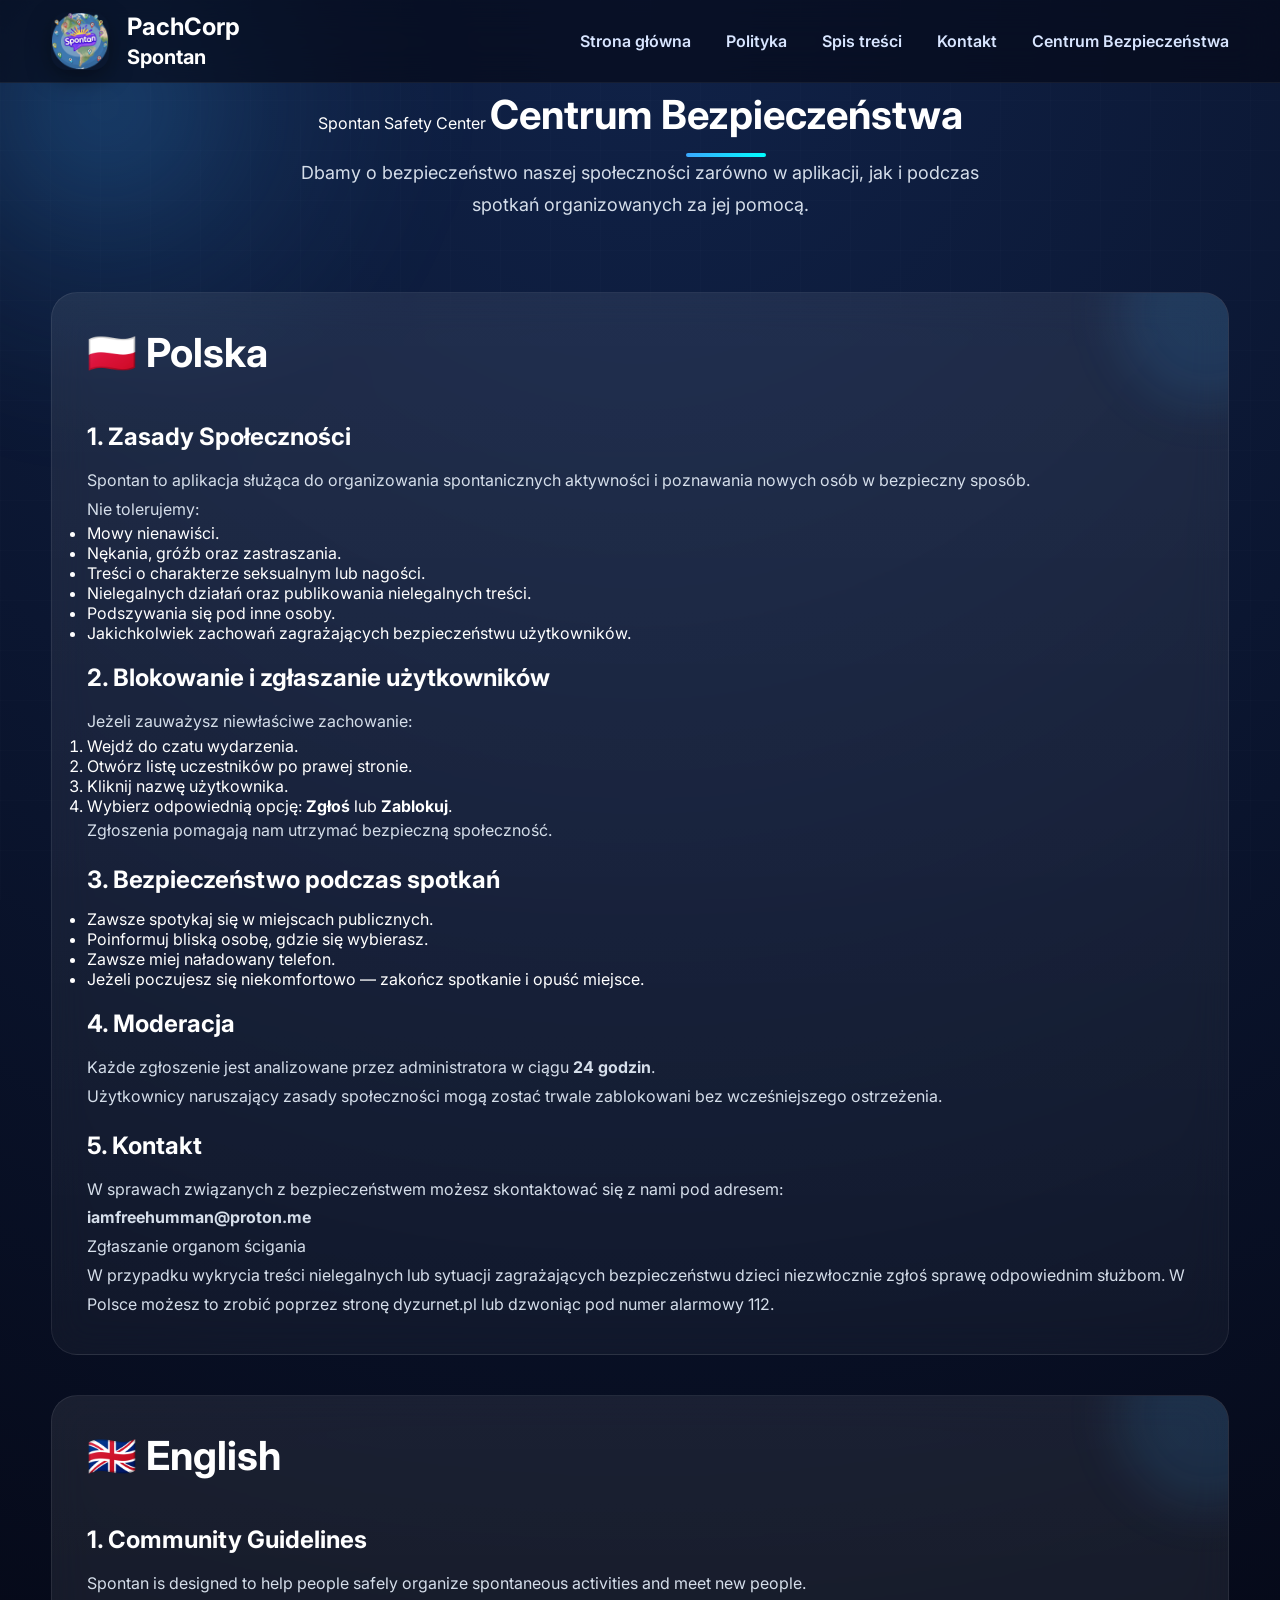
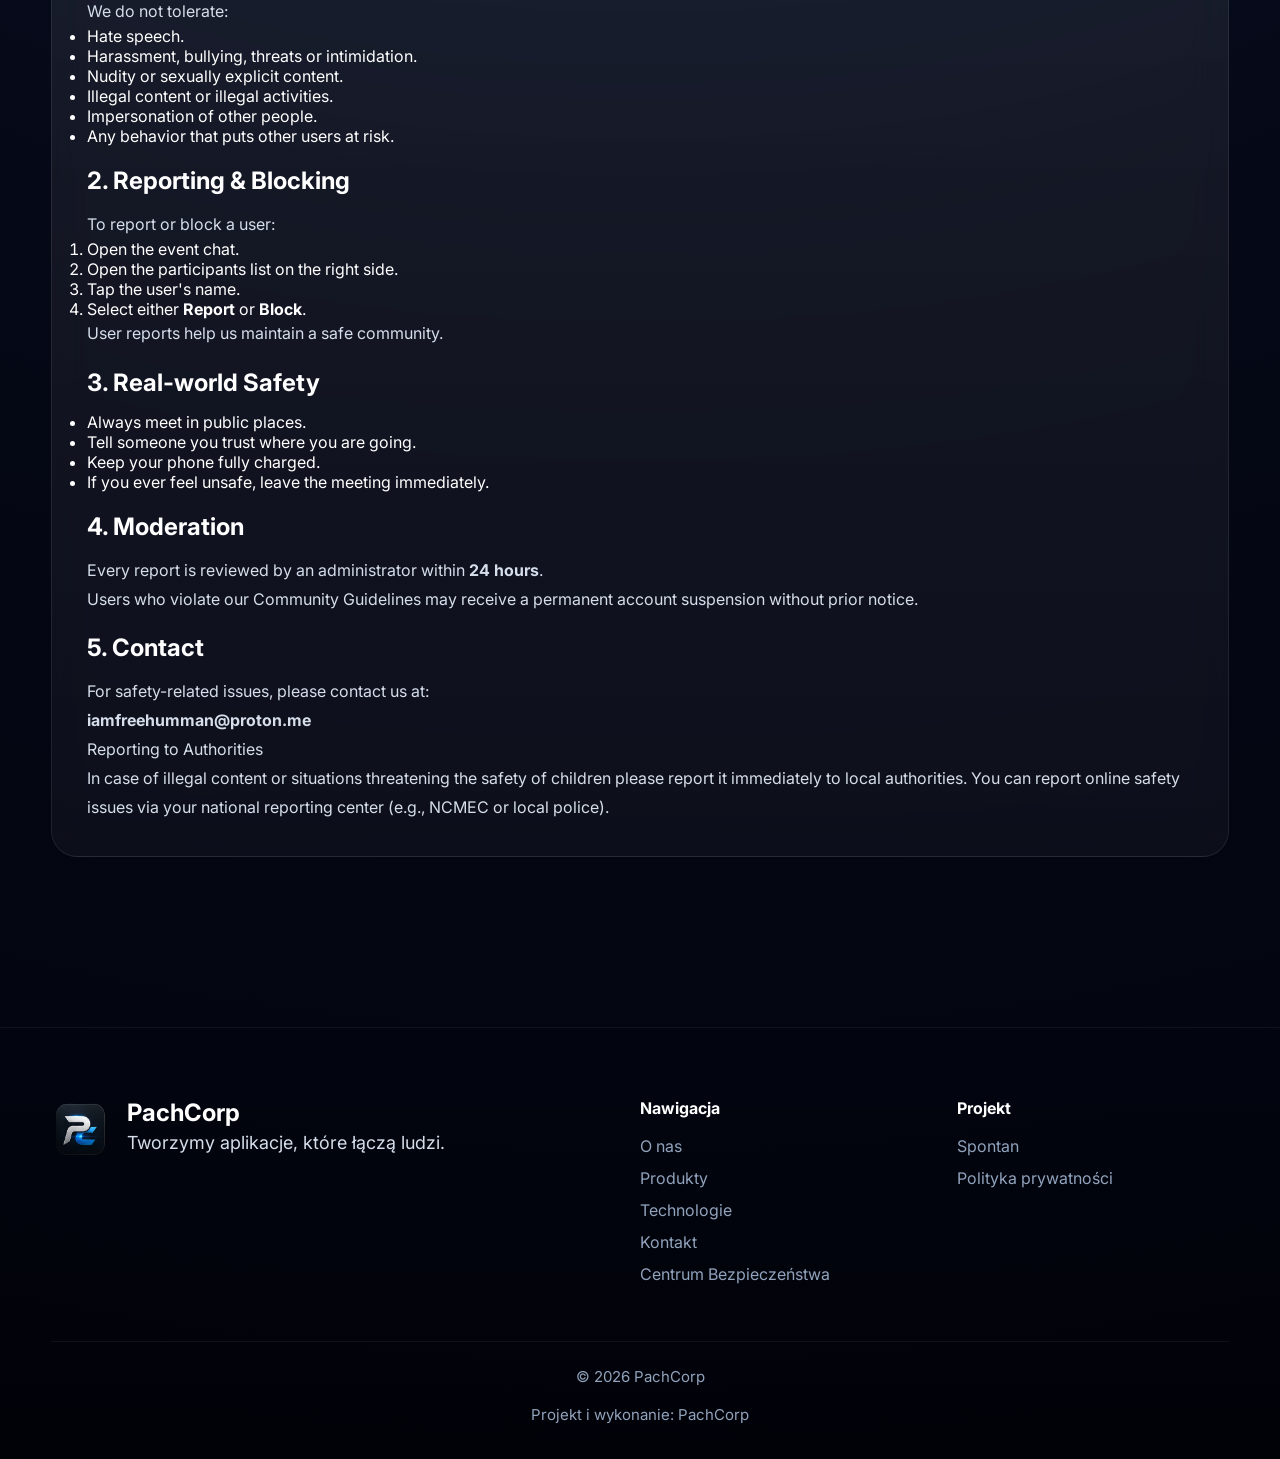
<file: SpontanSecurityCenter.html>
<!DOCTYPE html>
<html lang="pl">

<head>

    <meta charset="UTF-8">

    <meta
        name="viewport"
        content="width=device-width, initial-scale=1.0">

    <title>
        Centrum Bezpieczeństwa | Spontan | PachCorp
    </title>

    <meta
        name="description"
        content="Centrum Bezpieczeństwa aplikacji Spontan firmy PachCorp.">

    <meta
        name="theme-color"
        content="#050816">

    <link
        rel="stylesheet"
        href="style.css">

    <link
        rel="icon"
        type="image/png"
        href="PachCorpKwadrat.png">

    <link
        rel="preconnect"
        href="https://fonts.googleapis.com">

    <link
        rel="preconnect"
        href="https://fonts.gstatic.com"
        crossorigin>

    <link
        href="https://fonts.googleapis.com/css2?family=Inter:wght@300;400;500;600;700;800&display=swap"
        rel="stylesheet">

</head>

<body>

<!-- ================================================= -->
<!-- HEADER -->
<!-- ================================================= -->

<header>

    <div class="container">

        <nav>

            <a
                href="index.html"
                class="logo">

                <img
                    src="logo.png"
                    alt="Spontan Logo">

                <div>

                    <div>
                        PachCorp
                    </div>

                    <small>
                        Spontan
                    </small>

                </div>

            </a>

            <div class="nav-links">

                <a href="index.html">
                    Strona główna
                </a>

                <a href="#privacy">
                    Polityka
                </a>

                <a href="#contents">
                    Spis treści
                </a>

                <a href="#contact">
                    Kontakt
                </a>

                <a href="SpontanSecurityCenter.html">
                    Centrum Bezpieczeństwa
                </a>

            </div>

        </nav>

    </div>

</header>

<!-- ================================================= -->
<!-- HERO -->
<!-- ================================================= -->
<!-- SPONTAN SAFETY CENTER -->
<!-- ================================================= -->

<section id="safety">

    <div class="container">

        <div class="section-title">

            <span>
                Spontan Safety Center
            </span>

            <h2>
                Centrum Bezpieczeństwa
            </h2>

            <p>
                Dbamy o bezpieczeństwo naszej społeczności zarówno w aplikacji,
                jak i podczas spotkań organizowanych za jej pomocą.
            </p>

        </div>

        <!-- ================================================= -->
        <!-- POLSKI -->
        <!-- ================================================= -->

        <div class="feature-card">

            <h2>
                🇵🇱 Polska
            </h2>

            <br>

            <h3>
                1. Zasady Społeczności
            </h3>

            <p>
                Spontan to aplikacja służąca do organizowania spontanicznych
                aktywności i poznawania nowych osób w bezpieczny sposób.
            </p>

            <p>
                Nie tolerujemy:
            </p>

            <ul>

                <li>Mowy nienawiści.</li>

                <li>Nękania, gróźb oraz zastraszania.</li>

                <li>Treści o charakterze seksualnym lub nagości.</li>

                <li>Nielegalnych działań oraz publikowania nielegalnych treści.</li>

                <li>Podszywania się pod inne osoby.</li>

                <li>Jakichkolwiek zachowań zagrażających bezpieczeństwu użytkowników.</li>

            </ul>

            <br>

            <h3>
                2. Blokowanie i zgłaszanie użytkowników
            </h3>

            <p>
                Jeżeli zauważysz niewłaściwe zachowanie:
            </p>

            <ol>

                <li>Wejdź do czatu wydarzenia.</li>

                <li>Otwórz listę uczestników po prawej stronie.</li>

                <li>Kliknij nazwę użytkownika.</li>

                <li>Wybierz odpowiednią opcję:
                    <strong>Zgłoś</strong> lub
                    <strong>Zablokuj</strong>.
                </li>

            </ol>

            <p>
                Zgłoszenia pomagają nam utrzymać bezpieczną społeczność.
            </p>

            <br>

            <h3>
                3. Bezpieczeństwo podczas spotkań
            </h3>

            <ul>

                <li>Zawsze spotykaj się w miejscach publicznych.</li>

                <li>Poinformuj bliską osobę, gdzie się wybierasz.</li>

                <li>Zawsze miej naładowany telefon.</li>

                <li>Jeżeli poczujesz się niekomfortowo — zakończ spotkanie i opuść miejsce.</li>

            </ul>

            <br>

            <h3>
                4. Moderacja
            </h3>

            <p>
                Każde zgłoszenie jest analizowane przez administratora
                w ciągu <strong>24 godzin</strong>.
            </p>

            <p>
                Użytkownicy naruszający zasady społeczności mogą zostać
                trwale zablokowani bez wcześniejszego ostrzeżenia.
            </p>

            <br>

            <h3 id="contact">
                5. Kontakt
            </h3>

            <p>
                W sprawach związanych z bezpieczeństwem możesz skontaktować się z nami pod adresem:
            </p>

            <p>
                <strong>iamfreehumman@proton.me</strong>
            </p>

            <p>
                Zgłaszanie organom ścigania
            </p>

            <p>
                W przypadku wykrycia treści nielegalnych lub sytuacji zagrażających bezpieczeństwu dzieci
                niezwłocznie zgłoś sprawę odpowiednim służbom.
                W Polsce możesz to zrobić poprzez stronę dyzurnet.pl lub dzwoniąc pod numer alarmowy 112.
            </p>

        </div>

        <br><br>

        <!-- ================================================= -->
        <!-- ENGLISH -->
        <!-- ================================================= -->

        <div class="feature-card">

            <h2>
                🇬🇧 English
            </h2>

            <br>

            <h3>
                1. Community Guidelines
            </h3>

            <p>
                Spontan is designed to help people safely organize spontaneous
                activities and meet new people.
            </p>

            <p>
                We do not tolerate:
            </p>

            <ul>

                <li>Hate speech.</li>

                <li>Harassment, bullying, threats or intimidation.</li>

                <li>Nudity or sexually explicit content.</li>

                <li>Illegal content or illegal activities.</li>

                <li>Impersonation of other people.</li>

                <li>Any behavior that puts other users at risk.</li>

            </ul>

            <br>

            <h3>
                2. Reporting & Blocking
            </h3>

            <p>
                To report or block a user:
            </p>

            <ol>

                <li>Open the event chat.</li>

                <li>Open the participants list on the right side.</li>

                <li>Tap the user's name.</li>

                <li>Select either
                    <strong>Report</strong> or
                    <strong>Block</strong>.
                </li>

            </ol>

            <p>
                User reports help us maintain a safe community.
            </p>

            <br>

            <h3>
                3. Real-world Safety
            </h3>

            <ul>

                <li>Always meet in public places.</li>

                <li>Tell someone you trust where you are going.</li>

                <li>Keep your phone fully charged.</li>

                <li>If you ever feel unsafe, leave the meeting immediately.</li>

            </ul>

            <br>

            <h3>
                4. Moderation
            </h3>

            <p>
                Every report is reviewed by an administrator within
                <strong>24 hours</strong>.
            </p>

            <p>
                Users who violate our Community Guidelines may receive
                a permanent account suspension without prior notice.
            </p>

            <br>

            <h3>
                5. Contact
            </h3>

            <p>
                For safety-related issues, please contact us at:
            </p>

            <p>
                <strong>iamfreehumman@proton.me</strong>
            </p>

            <p>
                Reporting to Authorities
            </p>

            <p>
                In case of illegal content or situations threatening the safety of children
                please report it immediately to local authorities. You can report online 
                safety issues via your national reporting center (e.g., NCMEC or local police).
            </p>

        </div>

    </div>

</section>
<!-- ================================================= -->

<footer>

<div class="container">

<div class="footer-grid">

<div>

<div class="footer-logo">

<img
src="PachCorpKwadrat.png"
alt="PachCorp">

<div>

<div class="footer-title">

PachCorp

</div>

<p>

Tworzymy aplikacje,
które łączą ludzi.

</p>

</div>

</div>

</div>

<div class="footer-column">

<h4>

Nawigacja

</h4>

<a href="#about">

O nas

</a>

<a href="#products">

Produkty

</a>

<a href="#technology">

Technologie

</a>

<a href="#contact">

Kontakt

</a>

<a href="SpontanSecurityCenter.html">

Centrum Bezpieczeństwa

</a>

</div>

<div class="footer-column">

<h4>

Projekt

</h4>

<a href="spontan.html">

Spontan

</a>

<a href="Spontan policy privacy.html">

Polityka prywatności

</a>

</div>

</div>

<div class="copyright">

© 2026 PachCorp

<br><br>

Projekt i wykonanie:
PachCorp

</div>

</div>

</footer>

<!-- ====================================== -->
<!-- SCRIPT -->
<!-- ====================================== -->

<script>

/* =======================================
Fade-in podczas przewijania
======================================= */

const observer = new IntersectionObserver(

(entries)=>{

entries.forEach(entry=>{

if(entry.isIntersecting){

entry.target.classList.add("fade-up");

}

});

},

{

threshold:0.15

}

);

document

.querySelectorAll(

".feature-card,.product-card,.tech,.stat,.contact-card"

)

.forEach(

element=>observer.observe(element)

);

/* =======================================
Aktywny link menu
======================================= */

const sections=document.querySelectorAll("section");

const navLinks=document.querySelectorAll(".nav-links a");

window.addEventListener(

"scroll",

()=>{

let current="";

sections.forEach(section=>{

const top=section.offsetTop-120;

const height=section.clientHeight;

if(scrollY>=top){

current=section.getAttribute("id");

}

});

navLinks.forEach(link=>{

link.classList.remove("active");

if(

link.getAttribute("href")==="#"+current

){

link.classList.add("active");

}

});

}

);

/* =======================================
Header po przewinięciu
======================================= */

const header=document.querySelector("header");

window.addEventListener(

"scroll",

()=>{

if(window.scrollY>40){

header.style.background="rgba(5,8,22,.90)";

header.style.boxShadow="0 10px 35px rgba(0,0,0,.35)";

}else{

header.style.background="rgba(5,8,22,.65)";

header.style.boxShadow="none";

}

});

</script>

</body>

</html>
</file>
<file: style.css>
/* =========================================================
 *  PachCorp
 *  Global Style Sheet
 *  ========================================================= */

:root{

    --bg:#050816;
    --bg2:#09111f;
    --surface:#101b2d;
    --surface2:#16243d;

    --primary:#3ba8ff;
    --primary-dark:#2378ff;
    --secondary:#00d4ff;

    --text:#ffffff;
    --text2:#d5deea;
    --muted:#91a3bc;

    --border:rgba(255,255,255,.08);

    --shadow:
    0 15px 40px rgba(0,0,0,.35);

    --radius:22px;

    --transition:.28s ease;

}

/* ========================================================= */

*{

    margin:0;
    padding:0;
    box-sizing:border-box;

}

html{

    scroll-behavior:smooth;

}

body{

    font-family:
    Inter,
    Segoe UI,
    Arial,
    sans-serif;

    background:
    radial-gradient(circle at top,#2563eb22 0%,transparent 40%),
    linear-gradient(180deg,var(--bg),var(--bg2));

    color:var(--text);

    overflow-x:hidden;

}

/* ========================================================= */

a{

    color:inherit;
    text-decoration:none;

}

img{

    display:block;
    max-width:100%;

}

button{

    font:inherit;
    cursor:pointer;

}

/* ========================================================= */

.container{

    width:min(1200px,92%);
    margin:auto;

}

/* ========================================================= */

section{

    padding:90px 0;

}

/* ========================================================= */

h1{

    font-size:64px;
    font-weight:800;
    line-height:1.1;

}

h2{

    font-size:40px;
    margin-bottom:25px;

}

h3{

    font-size:24px;

}

p{

    font-size:18px;
    line-height:1.8;
    color:var(--text2);

}

/* ========================================================= */
/* NAVBAR */
/* ========================================================= */

header{

    position:fixed;

    top:0;
    left:0;

    width:100%;

    z-index:1000;

    backdrop-filter:blur(18px);

    background:
    rgba(5,8,22,.65);

    border-bottom:
    1px solid rgba(255,255,255,.05);

    transition:.3s;

}

nav{

    height:82px;

    display:flex;

    justify-content:space-between;

    align-items:center;

}

.logo{

    display:flex;

    align-items:center;

    gap:18px;

    font-size:24px;

    font-weight:700;

}

.logo img{

    width:58px;
    height:58px;

    border-radius:16px;

    box-shadow:
    0 8px 25px rgba(0,0,0,.4);

}

.nav-links{

    display:flex;

    gap:35px;

    align-items:center;

}

.nav-links a{

    position:relative;

    font-weight:600;

    color:#d8e5ff;

    transition:var(--transition);

}

.nav-links a:hover{

    color:white;

}

.nav-links a::after{

    content:"";

    position:absolute;

    left:0;
    bottom:-8px;

    width:0;

    height:2px;

    background:

    linear-gradient(
        90deg,
        var(--primary),
                    var(--secondary)
    );

    transition:.3s;

}

.nav-links a:hover::after{

    width:100%;

}

/* ========================================================= */
/* BUTTONS */
/* ========================================================= */

.btn{

    display:inline-flex;

    align-items:center;

    justify-content:center;

    padding:16px 32px;

    border-radius:999px;

    font-weight:700;

    transition:.3s;

}

.btn-primary{

    background:
    linear-gradient(
        135deg,
        var(--primary),
                    var(--primary-dark)
    );

    color:white;

    box-shadow:

    0 12px 35px
    rgba(46,131,255,.35);

}

.btn-primary:hover{

    transform:translateY(-4px);

    box-shadow:

    0 20px 45px
    rgba(46,131,255,.45);

}

.btn-outline{

    border:

    1px solid
    rgba(255,255,255,.15);

    background:

    rgba(255,255,255,.04);

    backdrop-filter:blur(12px);

}

.btn-outline:hover{

    background:

    rgba(255,255,255,.08);

}

/* ========================================================= */
/* HERO */
/* ========================================================= */

.hero{

    min-height:100vh;

    display:flex;

    align-items:center;

}

.hero-grid{

    display:grid;

    grid-template-columns:

    1.1fr
    0.9fr;

    gap:60px;

    align-items:center;

}

.hero h1{

    margin-bottom:30px;

}

.hero p{

    font-size:21px;

    margin-bottom:35px;

    max-width:650px;

}

.hero-buttons{

    display:flex;

    gap:20px;

    flex-wrap:wrap;

}

.hero-card{

    background:

    linear-gradient(
        180deg,
        rgba(255,255,255,.08),
                    rgba(255,255,255,.04)
    );

    border:

    1px solid
    rgba(255,255,255,.08);

    border-radius:30px;

    padding:40px;

    backdrop-filter:blur(18px);

    box-shadow:

    var(--shadow);

}

/* ========================================================= */
/* FEATURE CARDS */
/* ========================================================= */

.features{

    display:grid;

    grid-template-columns:
    repeat(auto-fit,minmax(280px,1fr));

    gap:28px;

    margin-top:30px;

}

.feature-card{

    position:relative;

    padding:35px;

    border-radius:26px;

    background:

    linear-gradient(
        180deg,
        rgba(255,255,255,.08),
                    rgba(255,255,255,.04)
    );

    border:
    1px solid rgba(255,255,255,.08);

    backdrop-filter:blur(18px);

    overflow:hidden;

    transition:var(--transition);

}

.feature-card::before{

    content:"";

    position:absolute;

    top:-70px;
    right:-70px;

    width:180px;
    height:180px;

    border-radius:50%;

    background:
    rgba(59,168,255,.12);

    filter:blur(25px);

    transition:.45s;

}

.feature-card:hover{

    transform:
    translateY(-8px);

    border-color:
    rgba(59,168,255,.35);

    box-shadow:
    0 20px 45px rgba(0,0,0,.35);

}

.feature-card:hover::before{

    transform:scale(1.2);

}

.feature-icon{

    width:72px;
    height:72px;

    display:flex;
    align-items:center;
    justify-content:center;

    font-size:34px;

    border-radius:20px;

    background:

    linear-gradient(
        135deg,
        var(--primary),
                    var(--secondary)
    );

    margin-bottom:25px;

    box-shadow:
    0 12px 30px rgba(59,168,255,.35);

}

.feature-card h3{

    margin-bottom:15px;

}

.feature-card p{

    font-size:16px;

}

/* ========================================================= */
/* PRODUCTS */
/* ========================================================= */

.products{

    display:grid;

    grid-template-columns:
    repeat(auto-fit,minmax(340px,1fr));

    gap:35px;

}

.product-card{

    display:flex;

    flex-direction:column;

    background:

    linear-gradient(
        180deg,
        rgba(255,255,255,.08),
                    rgba(255,255,255,.03)
    );

    border:
    1px solid rgba(255,255,255,.08);

    border-radius:28px;

    overflow:hidden;

    transition:.35s;

}

.product-card:hover{

    transform:
    translateY(-10px);

    border-color:
    rgba(59,168,255,.35);

    box-shadow:
    0 22px 55px rgba(0,0,0,.35);

}

.product-image{

    height:230px;

    display:flex;

    align-items:center;

    justify-content:center;

    background:

    linear-gradient(
        135deg,
        #0f203b,
        #182f52
    );

}

.product-image img{

    width:130px;

    transition:.4s;

}

.product-card:hover
.product-image img{

    transform:
    scale(1.08)
    rotate(-4deg);

}

.product-content{

    padding:35px;

}

.product-content h3{

    margin-bottom:15px;

}

.product-content p{

    margin-bottom:30px;

}

/* ========================================================= */
/* TECHNOLOGIES */
/* ========================================================= */

.tech-grid{

    display:grid;

    grid-template-columns:
    repeat(auto-fit,minmax(170px,1fr));

    gap:22px;

}

.tech{

    padding:28px;

    text-align:center;

    border-radius:22px;

    background:

    rgba(255,255,255,.05);

    border:
    1px solid rgba(255,255,255,.08);

    transition:.3s;

}

.tech:hover{

    transform:
    translateY(-6px);

    background:
    rgba(255,255,255,.08);

}

.tech img{

    height:56px;

    margin:auto auto 18px;

}

.tech span{

    display:block;

    font-weight:700;

}

/* ========================================================= */
/* STATS */
/* ========================================================= */

.stats{

    display:grid;

    grid-template-columns:
    repeat(auto-fit,minmax(220px,1fr));

    gap:28px;

}

.stat{

    padding:35px;

    text-align:center;

    border-radius:24px;

    background:

    linear-gradient(
        180deg,
        rgba(255,255,255,.08),
                    rgba(255,255,255,.03)
    );

    border:
    1px solid rgba(255,255,255,.08);

    transition:.3s;

}

.stat:hover{

    transform:
    translateY(-8px);

}

.stat h2{

    font-size:58px;

    margin-bottom:10px;

    background:

    linear-gradient(
        135deg,
        #6fc7ff,
        #00d5ff
    );

    -webkit-background-clip:text;
    -webkit-text-fill-color:transparent;

}

.stat p{

    font-size:17px;

    color:var(--muted);

}

/* ========================================================= */
/* GLASS PANEL */
/* ========================================================= */

.glass{

    background:

    rgba(255,255,255,.05);

    border:
    1px solid rgba(255,255,255,.08);

    border-radius:30px;

    padding:45px;

    backdrop-filter:blur(18px);

    box-shadow:var(--shadow);

}

/* ========================================================= */
/* SECTION TITLE */
/* ========================================================= */

.section-title{

    text-align:center;

    margin-bottom:70px;

}

.section-title h2{

    margin-bottom:18px;

}

.section-title p{

    max-width:720px;

    margin:auto;

}

/* ========================================================= */
/* DIVIDER */
/* ========================================================= */

.divider{

    width:140px;

    height:4px;

    margin:22px auto;

    border-radius:999px;

    background:

    linear-gradient(
        90deg,
        var(--primary),
                    var(--secondary)
    );

}

/* ========================================================= */
/* CONTACT */
/* ========================================================= */

.contact{

    display:grid;

    grid-template-columns:
    1fr 1fr;

    gap:40px;

    align-items:stretch;

}

.contact-card{

    padding:40px;

    border-radius:28px;

    background:

    linear-gradient(
        180deg,
        rgba(255,255,255,.08),
                    rgba(255,255,255,.03)
    );

    border:
    1px solid rgba(255,255,255,.08);

    backdrop-filter:blur(18px);

    transition:.3s;

}

.contact-card:hover{

    transform:translateY(-8px);

    border-color:
    rgba(59,168,255,.35);

}

.contact-item{

    display:flex;

    align-items:center;

    gap:18px;

    margin-bottom:26px;

}

.contact-icon{

    width:60px;
    height:60px;

    display:flex;

    align-items:center;
    justify-content:center;

    font-size:26px;

    border-radius:18px;

    background:

    linear-gradient(
        135deg,
        var(--primary),
                    var(--secondary)
    );

    box-shadow:
    0 10px 25px rgba(59,168,255,.35);

}

.contact-item h4{

    margin-bottom:4px;

    font-size:18px;

}

.contact-item span{

    color:var(--muted);

    font-size:15px;

}

/* ========================================================= */
/* FOOTER */
/* ========================================================= */

footer{

    margin-top:80px;

    padding:70px 0 35px;

    background:

    linear-gradient(
        180deg,
        transparent,
        rgba(0,0,0,.35)
    );

    border-top:
    1px solid rgba(255,255,255,.06);

}

.footer-grid{

    display:grid;

    grid-template-columns:
    2fr 1fr 1fr;

    gap:45px;

}

.footer-logo{

    display:flex;

    align-items:center;

    gap:18px;

    margin-bottom:22px;

}

.footer-logo img{

    width:58px;
    height:58px;

    border-radius:18px;

}

.footer-title{

    font-size:24px;

    font-weight:700;

}

.footer-column h4{

    margin-bottom:18px;

    color:white;

}

.footer-column a{

    display:block;

    margin-bottom:12px;

    color:var(--muted);

    transition:.25s;

}

.footer-column a:hover{

    color:white;

    padding-left:6px;

}

.copyright{

    margin-top:45px;

    padding-top:25px;

    text-align:center;

    border-top:
    1px solid rgba(255,255,255,.06);

    color:var(--muted);

    font-size:15px;

}

/* ========================================================= */
/* ANIMATIONS */
/* ========================================================= */

.fade-up{

    opacity:0;

    transform:
    translateY(35px);

    animation:
    fadeUp .8s ease forwards;

}

.zoom-in{

    opacity:0;

    transform:
    scale(.92);

    animation:
    zoomIn .8s ease forwards;

}

.float{

    animation:
    floating 5s ease-in-out infinite;

}

.glow{

    animation:
    glow 3s ease-in-out infinite;

}

@keyframes fadeUp{

    to{

        opacity:1;

        transform:
        translateY(0);

    }

}

@keyframes zoomIn{

    to{

        opacity:1;

        transform:
        scale(1);

    }

}

@keyframes floating{

    0%{

        transform:
        translateY(0px);

    }

    50%{

        transform:
        translateY(-12px);

    }

    100%{

        transform:
        translateY(0px);

    }

}

@keyframes glow{

    0%{

        box-shadow:
        0 0 0 rgba(59,168,255,.15);

    }

    50%{

        box-shadow:
        0 0 35px rgba(59,168,255,.35);

    }

    100%{

        box-shadow:
        0 0 0 rgba(59,168,255,.15);

    }

}

/* ========================================================= */
/* CUSTOM SCROLLBAR */
/* ========================================================= */

::-webkit-scrollbar{

    width:10px;

}

::-webkit-scrollbar-track{

    background:#09111f;

}

::-webkit-scrollbar-thumb{

    background:

    linear-gradient(
        180deg,
        var(--primary),
                    var(--secondary)
    );

    border-radius:999px;

}

::-webkit-scrollbar-thumb:hover{

    background:#66c7ff;

}

/* ========================================================= */
/* RESPONSIVE */
/* ========================================================= */

@media (max-width:1100px){

    .hero-grid{

        grid-template-columns:1fr;

        text-align:center;

    }

    .hero-buttons{

        justify-content:center;

    }

    .contact{

        grid-template-columns:1fr;

    }

    .footer-grid{

        grid-template-columns:1fr;

        text-align:center;

    }

    .footer-logo{

        justify-content:center;

    }

}

@media (max-width:900px){

    nav{

        height:74px;

    }

    .nav-links{

        gap:18px;

    }

    h1{

        font-size:48px;

    }

    h2{

        font-size:34px;

    }

    .hero{

        padding-top:100px;

    }

    section{

        padding:70px 0;

    }

}

@media (max-width:640px){

    .container{

        width:94%;

    }

    .nav-links{

        display:none;

    }

    h1{

        font-size:38px;

    }

    h2{

        font-size:30px;

    }

    h3{

        font-size:22px;

    }

    p{

        font-size:16px;

    }

    .hero p{

        font-size:18px;

    }

    .hero-buttons{

        flex-direction:column;

    }

    .btn{

        width:100%;

    }

    .feature-card,
    .product-content,
    .contact-card,
    .glass{

        padding:28px;

    }

    .stat h2{

        font-size:42px;

    }

    .contact-item{

        flex-direction:column;

        text-align:center;

    }

}

/* =======================================================
 *  PACHCORP MODERNIZATION v2
 *  PART 1
 = *====================================================== */


/* ==========================================
 *  Animated Background
 = *========================================= */

body{

    position:relative;
    overflow-x:hidden;

    background:
    radial-gradient(circle at top,#102248 0%,#050816 60%,#02040d 100%);

}


/* ==========================================
 *  GRID
 = *========================================= */

body::before{

    content:"";

    position:fixed;

    top:0;
    left:0;

    width:100%;
    height:100%;

    pointer-events:none;

    background-image:

    linear-gradient(
        rgba(255,255,255,.035) 1px,
                    transparent 1px),

                    linear-gradient(
                        90deg,
                        rgba(255,255,255,.035) 1px,
                                    transparent 1px);

                    background-size:50px 50px;

                    opacity:.35;

                    z-index:-3;

}


/* ==========================================
 *  BLUE ORB
 = *========================================= */

body::after{

    content:"";

    position:fixed;

    width:650px;
    height:650px;

    left:-220px;
    top:-220px;

    border-radius:50%;

    background:

    radial-gradient(

        circle,

        rgba(59,168,255,.28),

                    rgba(59,168,255,.08),

                    transparent 72%

    );

    filter:blur(45px);

    animation:

    orbMove 18s ease-in-out infinite alternate;

    pointer-events:none;

    z-index:-2;

}


/* ==========================================
 *  SECOND ORB
 = *========================================= */

.page-background{

    position:fixed;

    right:-260px;

    bottom:-260px;

    width:700px;
    height:700px;

    border-radius:50%;

    background:

    radial-gradient(

        circle,

        rgba(0,255,255,.16),

                    rgba(0,255,255,.05),

                    transparent 70%

    );

    filter:blur(55px);

    pointer-events:none;

    z-index:-2;

    animation:

    orbMove2 22s ease-in-out infinite alternate;

}


/* ==========================================
 *  Noise Overlay
 = *========================================= */

.noise{

    position:fixed;

    inset:0;

    opacity:.035;

    pointer-events:none;

    background-image:

    radial-gradient(#ffffff 1px,transparent 1px);

    background-size:4px 4px;

    z-index:-1;

}


/* ==========================================
 *  Glass Navigation Upgrade
 = *========================================= */

header{

    backdrop-filter:blur(18px);

    -webkit-backdrop-filter:blur(18px);

    border-bottom:

    1px solid rgba(255,255,255,.06);

    transition:

    all .35s ease;

}


/* ==========================================
 *  Better Buttons
 = *========================================= */

.btn{

    position:relative;

    overflow:hidden;

    transition:

    transform .25s,

    box-shadow .35s,

    background .35s;

}


.btn:hover{

    transform:

    translateY(-4px);

    box-shadow:

    0 12px 30px rgba(59,168,255,.30);

}


.btn::before{

    content:"";

    position:absolute;

    top:0;

    left:-120%;

    width:70%;

    height:100%;

    background:

    linear-gradient(

        90deg,

        transparent,

        rgba(255,255,255,.30),

                    transparent

    );

    transform:skewX(-20deg);

    transition:.7s;

}


.btn:hover::before{

    left:160%;

}


/* ==========================================
 *  Glass Cards Upgrade
 = *========================================= */

.feature-card,
.product-card,
.contact-card,
.hero-card,
.stat,
.tech{

    transition:

    transform .35s,

    box-shadow .35s,

    border-color .35s;

}


.feature-card:hover,
.product-card:hover,
.contact-card:hover,
.hero-card:hover,
.stat:hover,
.tech:hover{

    transform:

    translateY(-10px);

    border-color:

    rgba(59,168,255,.40);

    box-shadow:

    0 25px 60px rgba(0,0,0,.35),

    0 0 30px rgba(59,168,255,.15);

}


/* ==========================================
 *  Logo Glow
 = *========================================= */

.logo img{

    transition:

    transform .35s,

    filter .35s;

}


.logo:hover img{

    transform:rotate(-4deg) scale(1.08);

    filter:

    drop-shadow(0 0 18px rgba(59,168,255,.55));

}


/* ==========================================
 *  HERO LIGHT
 = *========================================= */

.hero{

    position:relative;

    overflow:hidden;

}


.hero::before{

    content:"";

    position:absolute;

    width:900px;
    height:900px;

    right:-350px;
    top:-300px;

    border-radius:50%;

    background:

    radial-gradient(

        circle,

        rgba(59,168,255,.16),

                    transparent 72%

    );

    filter:blur(70px);

    pointer-events:none;

}


/* ==========================================
 *  Animations
 = *========================================= */

@keyframes orbMove{

    0%{

        transform:

        translate(0,0)
        scale(1);

    }

    100%{

        transform:

        translate(120px,90px)
        scale(1.2);

    }

}


@keyframes orbMove2{

    0%{

        transform:

        translate(0,0);

    }

    100%{

        transform:

        translate(-140px,-110px);

    }

}

/* =======================================================
 *  PACHCORP MODERNIZATION v2
 *  PART 2
 = *======================================================*/


/* ==========================================
 *  PHONE MOCKUP
 = *========================================= */

.phone-mockup{

    position:relative;

    width:340px;
    height:690px;

    margin:auto;

    padding:14px;

    border-radius:48px;

    background:linear-gradient(
        145deg,
        #232323,
        #050505
    );

    box-shadow:

    0 25px 70px rgba(0,0,0,.45),

    0 0 60px rgba(59,168,255,.18);

    transition:

    transform .45s ease,

    box-shadow .45s ease;

    overflow:hidden;

}

.phone-mockup:hover{

    transform:

    rotateY(-8deg)
    rotateX(3deg)
    translateY(-8px);

    box-shadow:

    0 35px 80px rgba(0,0,0,.55),

    0 0 80px rgba(59,168,255,.30);

}

.phone-screen{

    width:100%;
    height:100%;

    border-radius:36px;

    overflow:hidden;

    background:#000;

}

.phone-screen img{

    width:100%;
    height:100%;

    object-fit:cover;

    display:block;

}


/* ==========================================
 *  PHONE NOTCH
 = *========================================= */

.phone-notch{

    position:absolute;

    top:10px;
    left:50%;

    transform:translateX(-50%);

    width:120px;
    height:24px;

    border-radius:18px;

    background:#111;

    z-index:50;

}


/* ==========================================
 *  GALLERY
 = *========================================= */

.gallery-grid{

    display:grid;

    grid-template-columns:

    repeat(auto-fit,minmax(240px,1fr));

    gap:35px;

    margin-top:70px;

}

.gallery-card{

    overflow:hidden;

    border-radius:28px;

    background:

    rgba(255,255,255,.04);

    border:

    1px solid rgba(255,255,255,.08);

    transition:

    all .35s ease;

    cursor:pointer;

}

.gallery-card img{

    width:100%;

    display:block;

    transition:

    transform .6s ease;

}

.gallery-card:hover{

    transform:

    translateY(-8px);

    box-shadow:

    0 20px 60px rgba(0,0,0,.35);

}

.gallery-card:hover img{

    transform:

    scale(1.06);

}


/* ==========================================
 *  IMAGE OVERLAY
 = *========================================= */

.gallery-card::after{

    content:"";

    position:absolute;

    inset:0;

    background:

    linear-gradient(

        to top,

        rgba(5,8,22,.65),

                    transparent

    );

    opacity:0;

    transition:.35s;

}

.gallery-card:hover::after{

    opacity:1;

}


/* ==========================================
 *  BETTER TITLES
 = *========================================= */

.section-title h2{

    position:relative;

    display:inline-block;

}

.section-title h2::after{

    content:"";

    position:absolute;

    left:50%;

    bottom:-18px;

    transform:translateX(-50%);

    width:80px;
    height:4px;

    border-radius:999px;

    background:

    linear-gradient(
        90deg,
        #3ba8ff,
        cyan
    );

}


/* ==========================================
 *  HERO IMAGE FLOAT
 = *========================================= */

.float-slow{

    animation:

    floatSlow 7s ease-in-out infinite;

}

@keyframes floatSlow{

    0%{

        transform:translateY(0);

    }

    50%{

        transform:translateY(-18px);

    }

    100%{

        transform:translateY(0);

    }

}


/* ==========================================
 *  GLOW BORDER
 = *========================================= */

.glow-border{

    position:relative;

}

.glow-border::before{

    content:"";

    position:absolute;

    inset:-1px;

    border-radius:inherit;

    padding:1px;

    background:

    linear-gradient(

        135deg,

        rgba(59,168,255,.65),

                    transparent,

                    rgba(0,255,255,.45)

    );

    -webkit-mask:

    linear-gradient(#fff 0 0) content-box,

    linear-gradient(#fff 0 0);

    -webkit-mask-composite:xor;

    mask-composite:exclude;

    pointer-events:none;

}


/* ==========================================
 *  SCROLL INDICATOR
 = *========================================= */

.scroll-indicator{

    position:absolute;

    bottom:35px;

    left:50%;

    transform:translateX(-50%);

    width:34px;

    height:60px;

    border-radius:999px;

    border:

    2px solid rgba(255,255,255,.35);

}

.scroll-indicator::before{

    content:"";

    position:absolute;

    left:50%;

    top:10px;

    transform:translateX(-50%);

    width:6px;
    height:10px;

    border-radius:50%;

    background:#3ba8ff;

    animation:

    scrollDown 2s infinite;

}

@keyframes scrollDown{

    0%{

        opacity:0;

        transform:
        translate(-50%,0);

    }

    50%{

        opacity:1;

    }

    100%{

        opacity:0;

        transform:
        translate(-50%,22px);

    }

}


/* ==========================================
 *  MOBILE MENU (PREP)
 = *========================================= */

.mobile-toggle{

    display:none;

    cursor:pointer;

    font-size:32px;

    color:white;

    transition:.3s;

}

.mobile-toggle:hover{

    color:#3ba8ff;

}


/* ==========================================
 *  SMOOTHER FADE
 = *========================================= */

.fade-up{

    opacity:0;

    transform:

    translateY(40px);

    transition:

    opacity .8s ease,

    transform .8s ease;

}

.fade-up.visible{

    opacity:1;

    transform:

    translateY(0);

}
/* ========================================================= */
/* END OF FILE */
/* ========================================================= */
</file>
